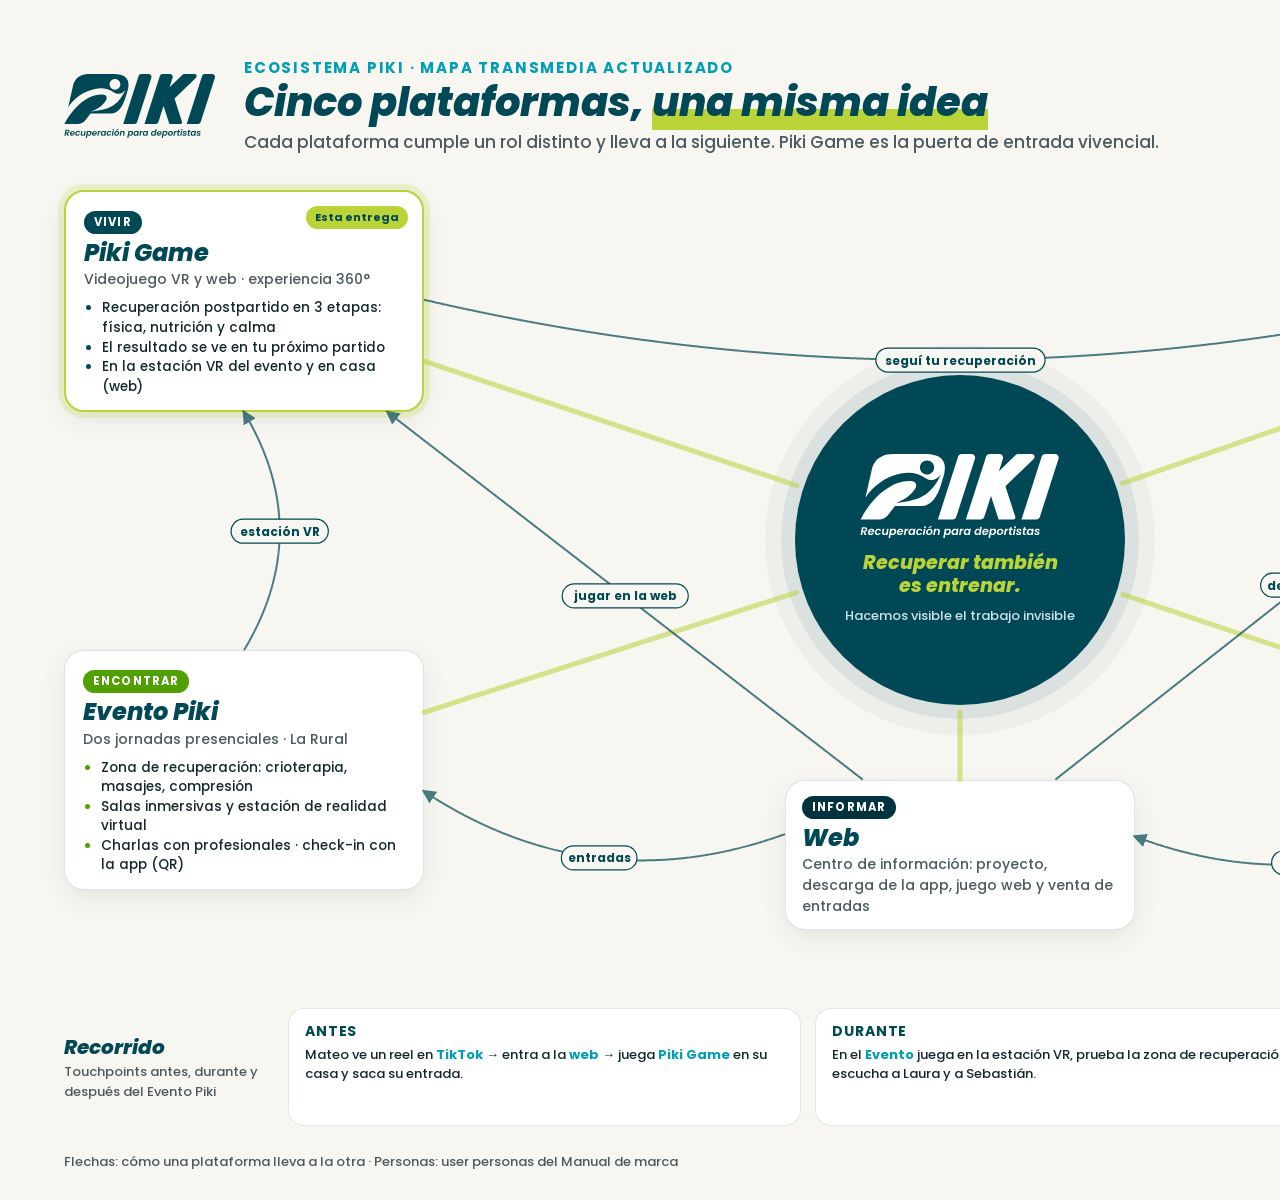
<file: docs/fuentes/G03_TIF_Piki_MapaTransmedia.html>
<!doctype html>
<html lang="es">
<head>
<meta charset="utf-8">
<title>Piki · Mapa transmedia</title>
<link rel="stylesheet" href="diagrama-base.css">
<style>
  .map { position: absolute; left: 64px; right: 64px; top: 190px; height: 700px; }
  .core { position: absolute; left: 50%; top: 50%; width: 330px; height: 330px; margin: -165px 0 0 -165px; border-radius: 50%;
          background: var(--petroleo); color: #fff; display: flex; flex-direction: column; align-items: center; justify-content: center; text-align: center; z-index: 3;
          box-shadow: 0 0 0 14px rgba(0,72,86,.08), 0 0 0 30px rgba(0,72,86,.04); }
  .core img { width: 200px; }
  .core p { margin-top: 14px; font-size: 19px; font-weight: 800; font-style: italic; color: var(--lima); line-height: 1.2; }
  .core small { margin-top: 8px; font-size: 13px; color: #CFE3E7; }
  .pf { position: absolute; z-index: 3; width: 360px; border-radius: 20px; background: #fff; border: 1.5px solid rgba(0,72,86,.14); padding: 16px 18px 14px; box-shadow: 0 8px 24px rgba(0,51,62,.08); }
  .pf .tag { display: inline-block; font-size: 11.5px; font-weight: 700; letter-spacing: .1em; color: #fff; background: var(--c); border-radius: 999px; padding: 3px 10px; }
  .pf h3 { font-size: 24px; font-weight: 800; font-style: italic; color: var(--petroleo); margin-top: 6px; line-height: 1.1; }
  .pf .role { font-size: 14px; color: var(--ink2); margin-top: 3px; }
  .pf ul { margin: 8px 0 0; padding-left: 18px; font-size: 13.5px; line-height: 1.45; }
  .pf li::marker { color: var(--c); }
  .pf.game { border: 2.5px solid var(--lima); box-shadow: 0 0 0 6px rgba(185,211,57,.2), 0 8px 24px rgba(0,51,62,.08); }
  .pf.game .you { position: absolute; right: 14px; top: 14px; font-size: 11px; font-weight: 700; color: var(--petroleo); background: var(--lima); border-radius: 999px; padding: 3px 9px; }
  .time { position: absolute; left: 64px; right: 64px; bottom: 74px; height: 118px; display: grid; grid-template-columns: 210px repeat(3, 1fr); gap: 14px; }
  .time .lbl { display: flex; flex-direction: column; justify-content: center; }
  .time .lbl b { font-size: 20px; font-weight: 800; font-style: italic; color: var(--petroleo); }
  .time .lbl span { font-size: 13px; color: var(--ink2); }
  .ph { border-radius: 16px; background: #fff; border: 1.5px solid rgba(0,72,86,.12); padding: 12px 16px; }
  .ph b { display: block; font-size: 14px; color: var(--petroleo); letter-spacing: .06em; }
  .ph p { font-size: 13px; line-height: 1.45; margin-top: 4px; }
  .ph p em { font-style: normal; font-weight: 700; color: var(--celeste); }
  .users { position: absolute; right: 64px; top: 64px; display: flex; gap: 10px; }
  .u { font-size: 12.5px; background: #fff; border: 1.5px solid rgba(0,72,86,.14); border-radius: 12px; padding: 6px 10px; line-height: 1.25; }
  .u b { display: block; font-size: 13.5px; color: var(--petroleo); }
</style>
</head>
<body>
<div class="sheet" id="sheet">
  <div class="head">
    <img src="piki-isologo-petroleo.svg" alt="Piki">
    <div>
      <div class="eyebrow">Ecosistema Piki · Mapa transmedia actualizado</div>
      <h1>Cinco plataformas, <em>una misma idea</em></h1>
      <p>Cada plataforma cumple un rol distinto y lleva a la siguiente. Piki Game es la puerta de entrada vivencial.</p>
    </div>
  </div>
  <div class="users">
    <div class="u"><b>Mateo, 18</b>Deportista · fútbol</div>
    <div class="u"><b>Martín, 38</b>Entrenador</div>
    <div class="u"><b>Laura, 25</b>Kinesióloga</div>
    <div class="u"><b>Sebastián, 38</b>Psicólogo deportivo</div>
  </div>

  <div class="map" id="map">
    <div class="core" id="core">
      <img src="piki-isologo-blanco.svg" alt="Piki">
      <p>Recuperar también<br>es entrenar.</p>
      <small>Hacemos visible el trabajo invisible</small>
    </div>

    <div class="pf game" id="game" style="--c: var(--petroleo); left: 0; top: 0">
      <span class="you">Esta entrega</span>
      <span class="tag">VIVIR</span><h3>Piki Game</h3><div class="role">Videojuego VR y web · experiencia 360°</div>
      <ul><li>Recuperación postpartido en 3 etapas: física, nutrición y calma</li><li>El resultado se ve en tu próximo partido</li><li>En la estación VR del evento y en casa (web)</li></ul>
    </div>
    <div class="pf" id="app" style="--c: var(--celeste); right: 0; top: 0">
      <span class="tag">ACOMPAÑAR</span><h3>Piki App</h3><div class="role">Acompañamiento diario del deportista</div>
      <ul><li>Check-in diario, mapa corporal y batería del día</li><li>Contenidos validados por profesionales</li><li>Planificación y seguimiento del progreso</li></ul>
    </div>
    <div class="pf" id="evento" style="--c: var(--verde); left: 0; bottom: 0">
      <span class="tag">ENCONTRAR</span><h3>Evento Piki</h3><div class="role">Dos jornadas presenciales · La Rural</div>
      <ul><li>Zona de recuperación: crioterapia, masajes, compresión</li><li>Salas inmersivas y estación de realidad virtual</li><li>Charlas con profesionales · check-in con la app (QR)</li></ul>
    </div>
    <div class="pf" id="redes" style="--c: #C13584; right: 0; bottom: 0">
      <span class="tag">CONVOCAR</span><h3>Redes</h3><div class="role">Instagram (principal) y TikTok (alcance)</div>
      <ul><li>Antes: expectativa, cuenta regresiva y consejos</li><li>Durante: historias y videos en vivo</li><li>Después: resúmenes, gameplay y contenido educativo</li></ul>
    </div>
    <div class="pf" id="web" style="--c: var(--abismo); left: 50%; margin-left: -180px; top: -6px; width: 360px; display: none"></div>
    <div class="pf" id="webb" style="--c: var(--abismo); left: 50%; margin-left: -175px; bottom: -40px; width: 350px; padding: 12px 16px">
      <span class="tag">INFORMAR</span><h3>Web</h3><div class="role">Centro de información: proyecto, descarga de la app, juego web y venta de entradas</div>
    </div>
  </div>

  <div class="time">
    <div class="lbl"><b>Recorrido</b><span>Touchpoints antes, durante y después del Evento Piki</span></div>
    <div class="ph"><b>ANTES</b><p>Mateo ve un reel en <em>TikTok</em> → entra a la <em>web</em> → juega <em>Piki Game</em> en su casa y saca su entrada.</p></div>
    <div class="ph"><b>DURANTE</b><p>En el <em>Evento</em> juega en la estación VR, prueba la zona de recuperación y escucha a Laura y a Sebastián.</p></div>
    <div class="ph"><b>DESPUÉS</b><p>Sigue con la <em>Piki App</em> cada día; Martín ve su progreso y el equipo comparte la racha en <em>redes</em>.</p></div>
  </div>

  <svg class="wires" id="wires"></svg>
  <div class="foot"><div>Flechas: cómo una plataforma lleva a la otra · Personas: user personas del Manual de marca</div><div><b>G03</b> · TIF Diseño Multimedia y de Interacción · UADE 2026</div></div>
</div>
<script>
// [desde, hasta, etiqueta, curvatura]
const E = [
  ["redes", "webb", "link en bio", -0.25], ["webb", "evento", "entradas", -0.25], ["webb", "game", "jugar en la web", 0.0],
  ["webb", "app", "descargar", 0.0], ["evento", "game", "estación VR", 0.3], ["game", "app", "seguí tu recuperación", 0.12],
  ["app", "redes", "compartí tu racha", 0.3],
];
function box(id) { const r = document.getElementById(id).getBoundingClientRect(), s = document.getElementById("sheet").getBoundingClientRect(); return { x: r.left - s.left, y: r.top - s.top, w: r.width, h: r.height, cx: r.left - s.left + r.width / 2, cy: r.top - s.top + r.height / 2 }; }
function edgePoint(b, tx, ty) { // punto del borde del rectángulo en dirección al destino
  const dx = tx - b.cx, dy = ty - b.cy; const sx = (b.w / 2) / Math.abs(dx || 1e-6), sy = (b.h / 2) / Math.abs(dy || 1e-6); const k = Math.min(sx, sy);
  return [b.cx + dx * k, b.cy + dy * k];
}
function draw() {
  let out = `<defs><marker id="ar" viewBox="0 0 10 10" refX="8" refY="5" markerWidth="7" markerHeight="7" orient="auto-start-reverse"><path d="M0 0 L10 5 L0 10 z" fill="#004856"/></marker></defs>`;
  const core = box("core");
  for (const id of ["game", "app", "evento", "redes", "webb"]) { // radios desde el núcleo
    const b = box(id); const [x2, y2] = edgePoint(b, core.cx, core.cy); const ang = Math.atan2(y2 - core.cy, x2 - core.cx);
    const x1 = core.cx + Math.cos(ang) * 172, y1 = core.cy + Math.sin(ang) * 172;
    out += `<line x1="${x1}" y1="${y1}" x2="${x2}" y2="${y2}" stroke="#B9D339" stroke-width="5" stroke-linecap="round" opacity=".55"/>`;
  }
  for (const [a, b, label, bend] of E) {
    const A = box(a), B = box(b); const [x1, y1] = edgePoint(A, B.cx, B.cy), [x2, y2] = edgePoint(B, A.cx, A.cy);
    const mx = (x1 + x2) / 2, my = (y1 + y2) / 2, nx = -(y2 - y1), ny = x2 - x1; const cx = mx + nx * bend, cy = my + ny * bend;
    out += `<path d="M${x1} ${y1} Q${cx} ${cy} ${x2} ${y2}" fill="none" stroke="#004856" stroke-width="2" stroke-dasharray="1 0" opacity=".7" marker-end="url(#ar)"/>`;
    const lx = .25 * x1 + .5 * cx + .25 * x2, ly = .25 * y1 + .5 * cy + .25 * y2, w = label.length * 7.2 + 18;
    out += `<rect x="${lx - w / 2}" y="${ly - 12}" width="${w}" height="24" rx="12" fill="#F8F6F0" stroke="#004856" stroke-width="1.2"/><text x="${lx}" y="${ly + 4.5}" text-anchor="middle" font-family="Poppins" font-weight="700" font-size="12" fill="#004856">${label}</text>`;
  }
  document.getElementById("wires").innerHTML = out; document.body.dataset.ready = "1";
}
document.fonts.ready.then(() => requestAnimationFrame(draw));
</script>
</body>
</html>
</file>
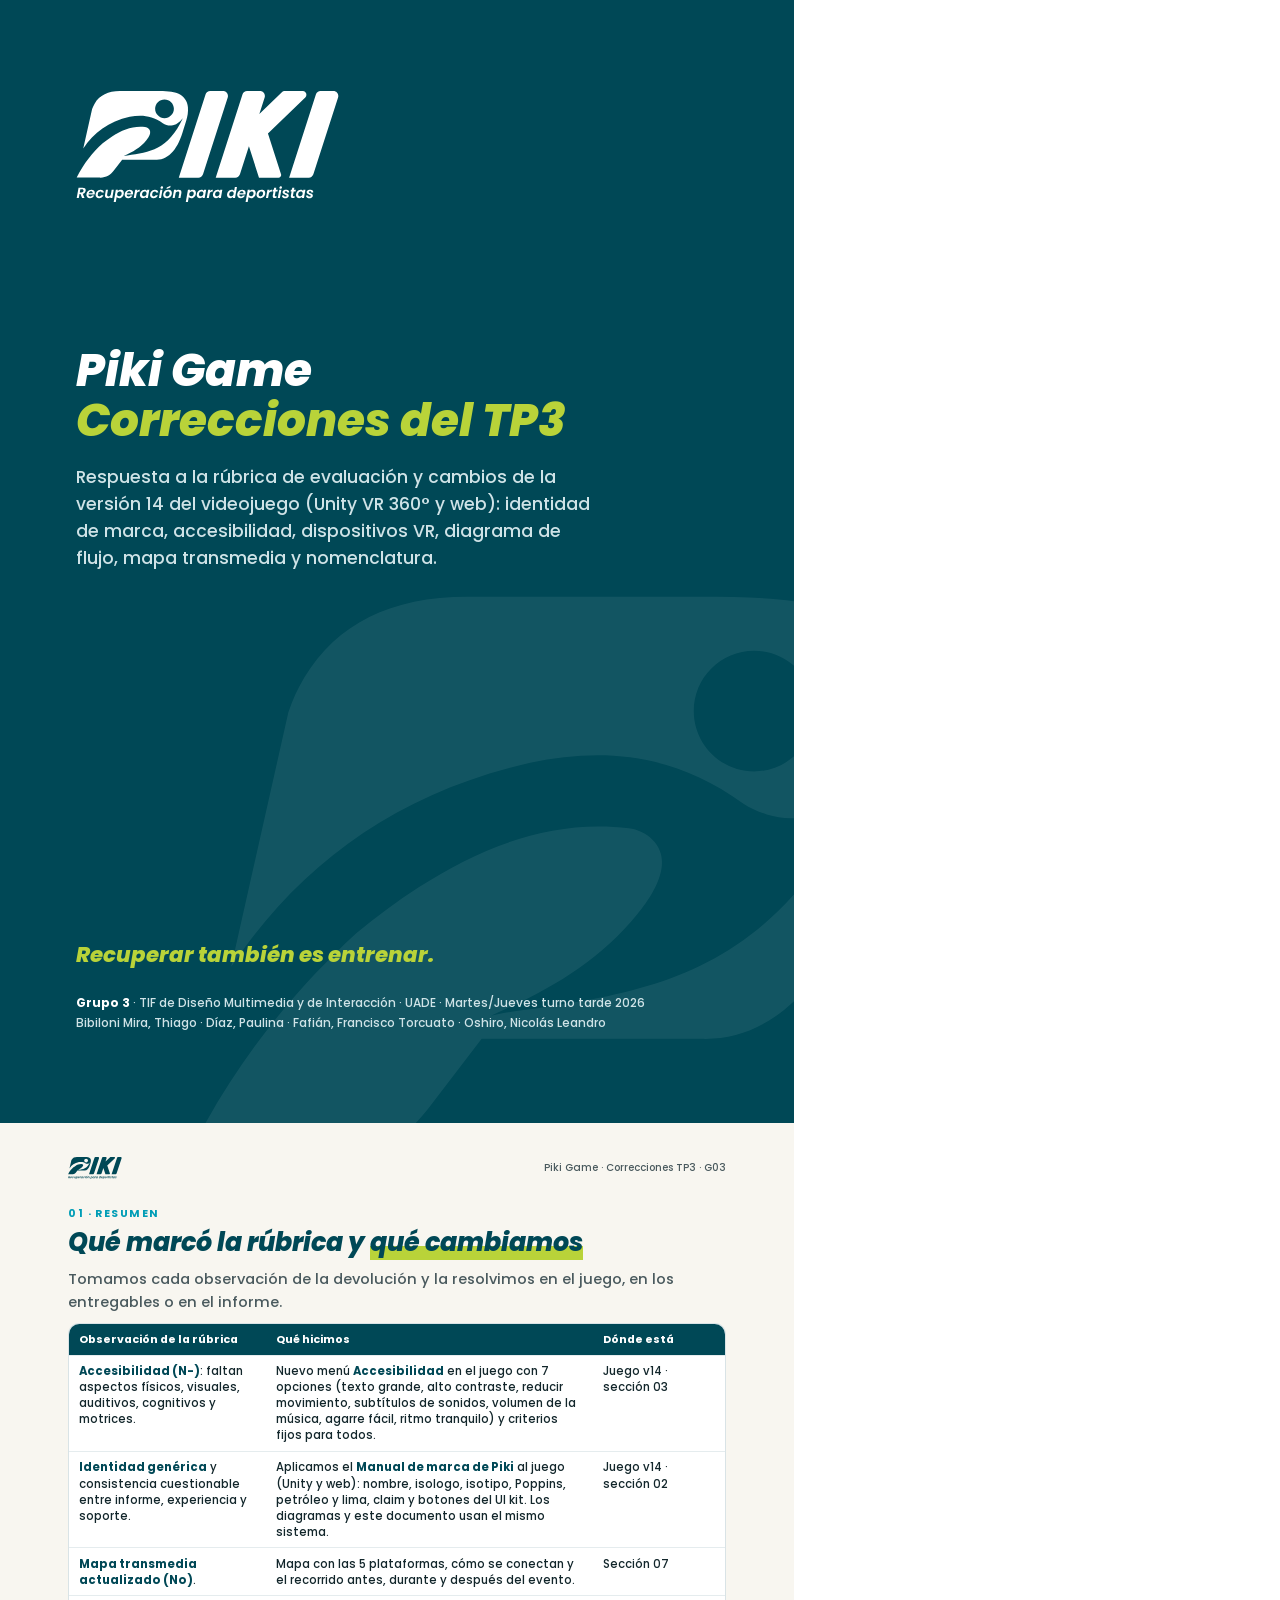
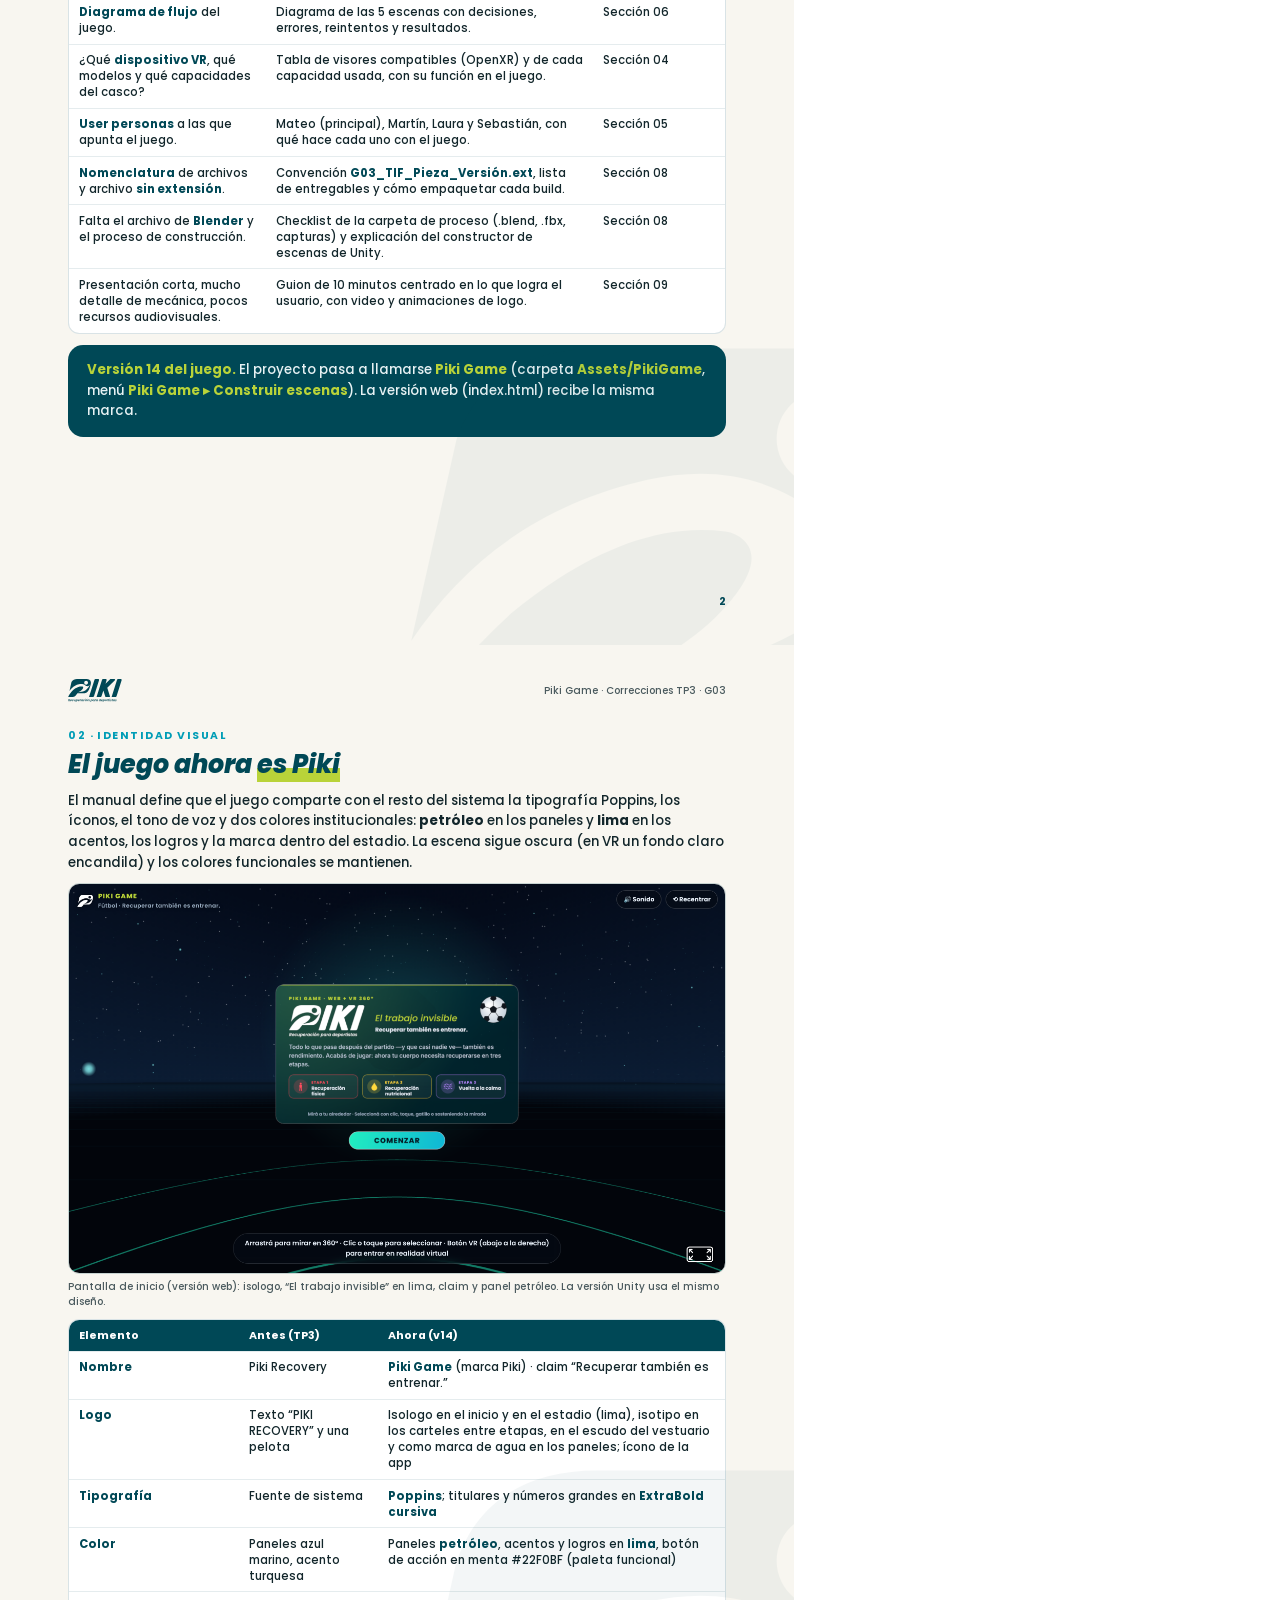
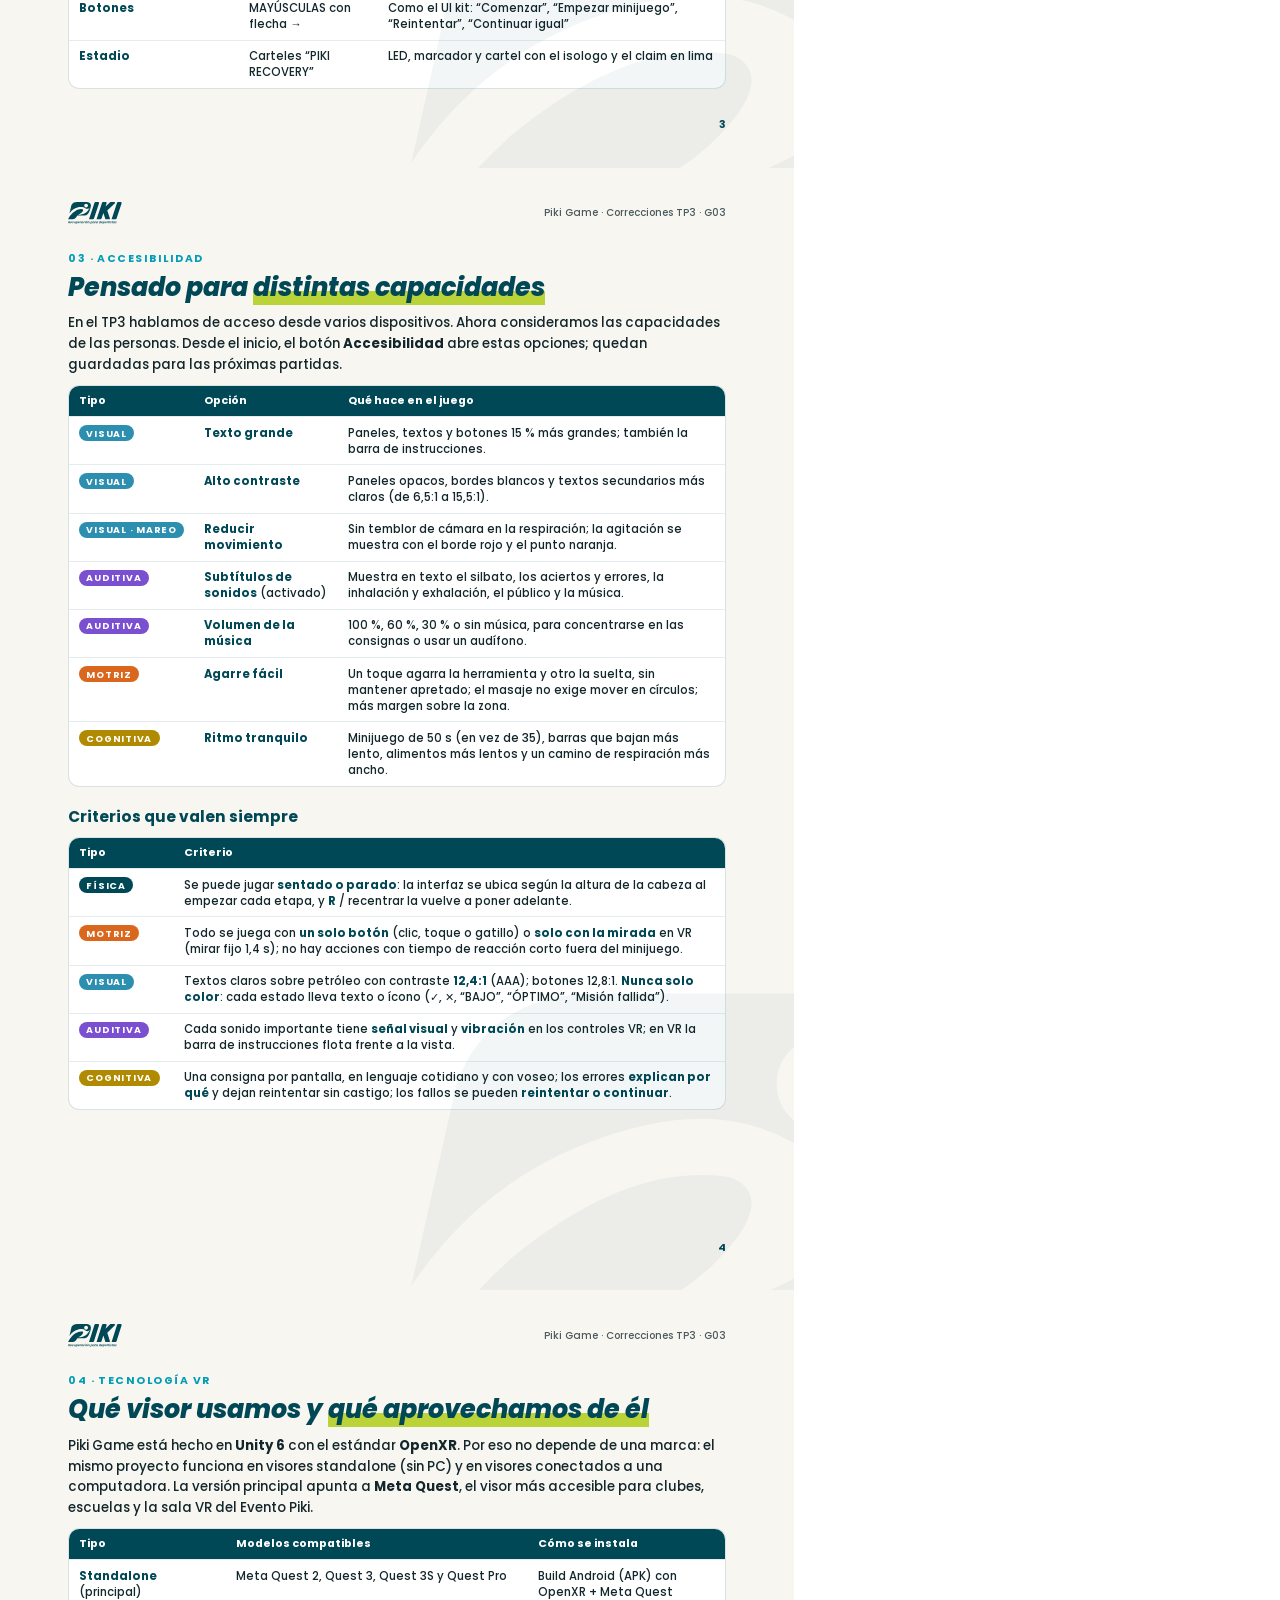
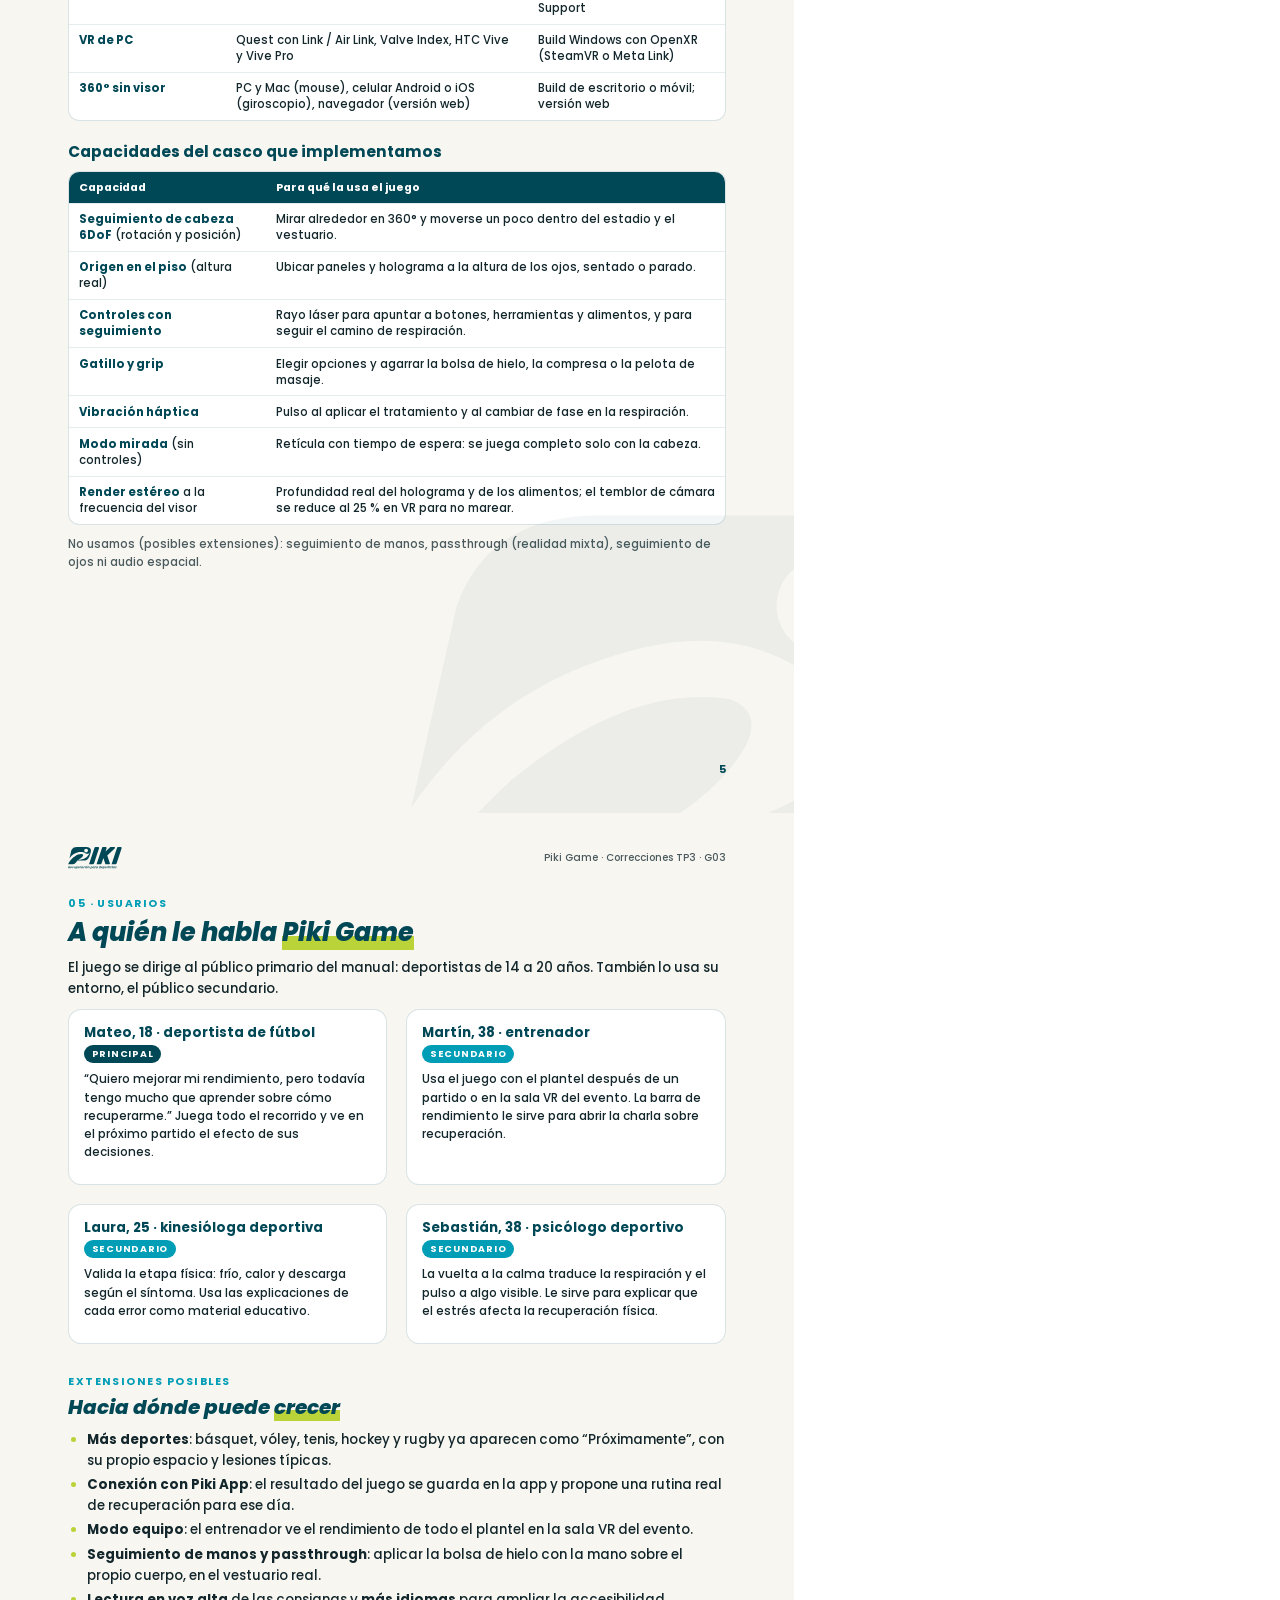
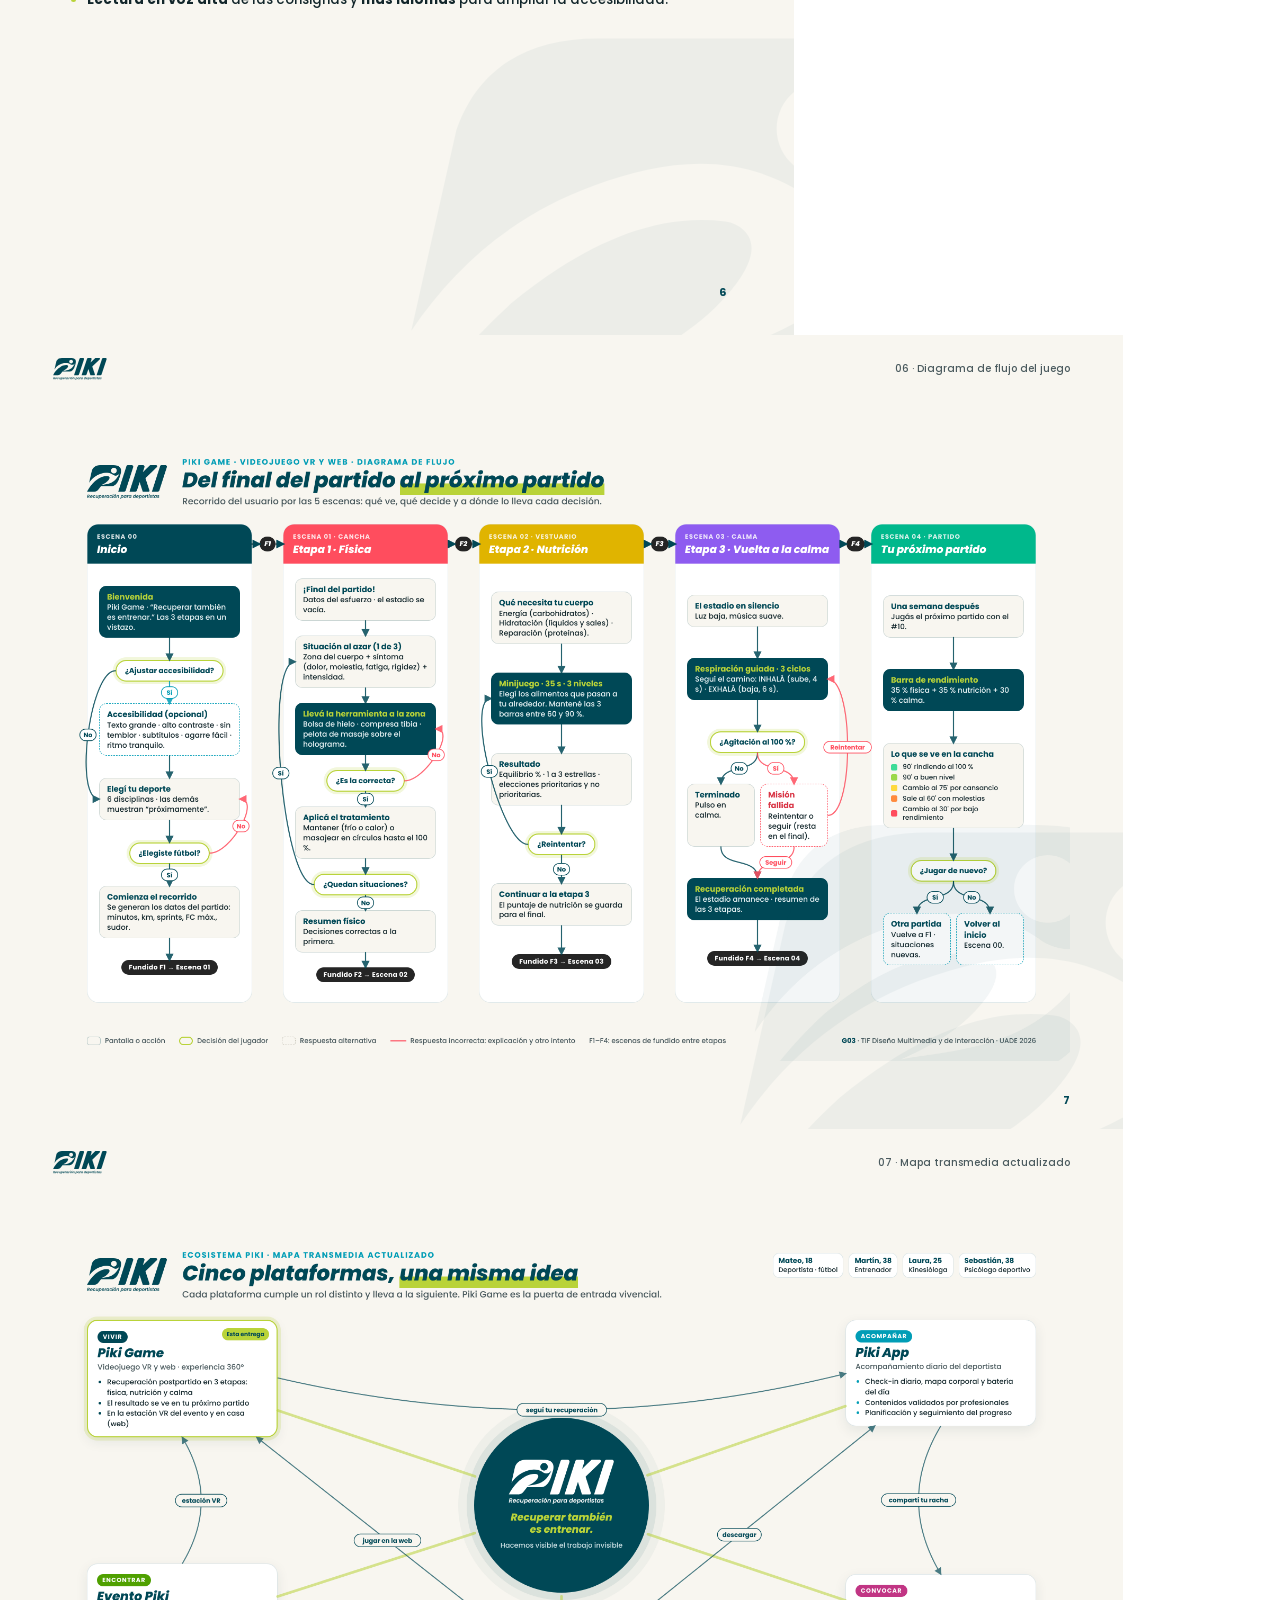
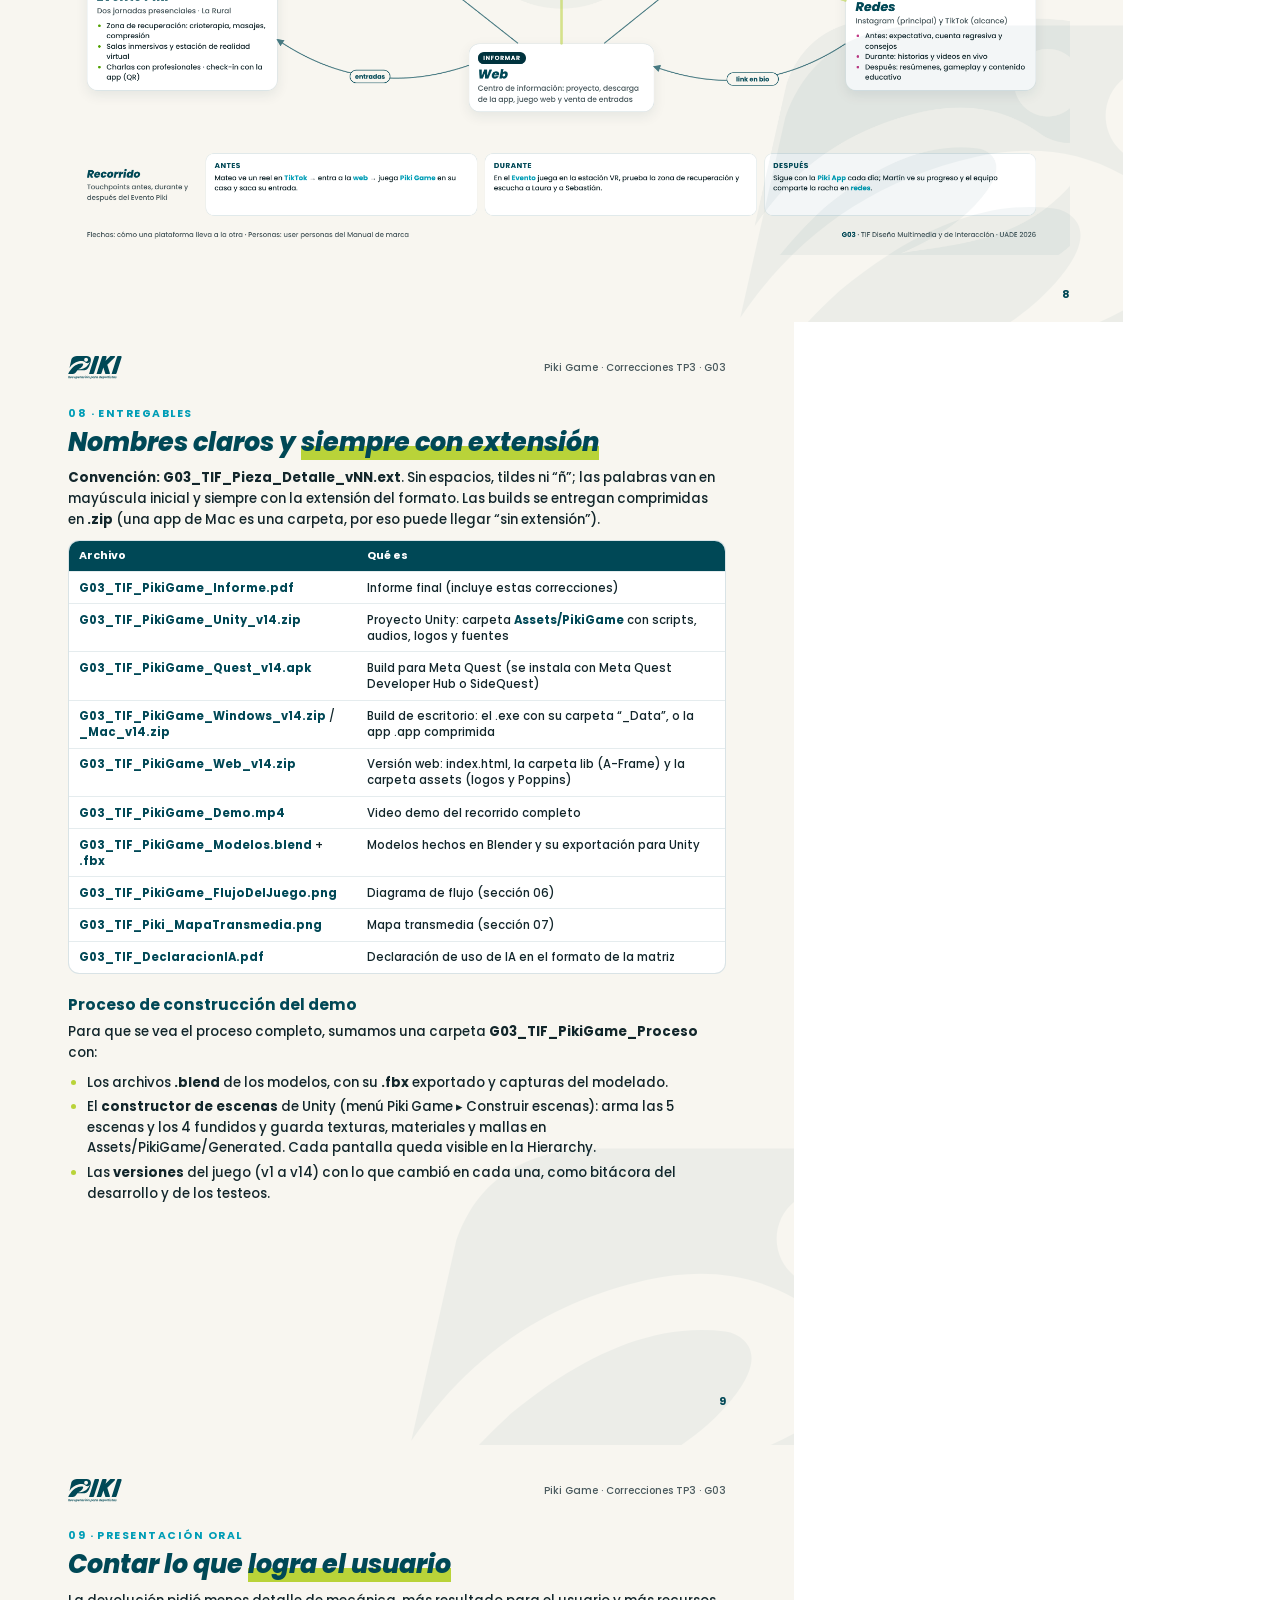
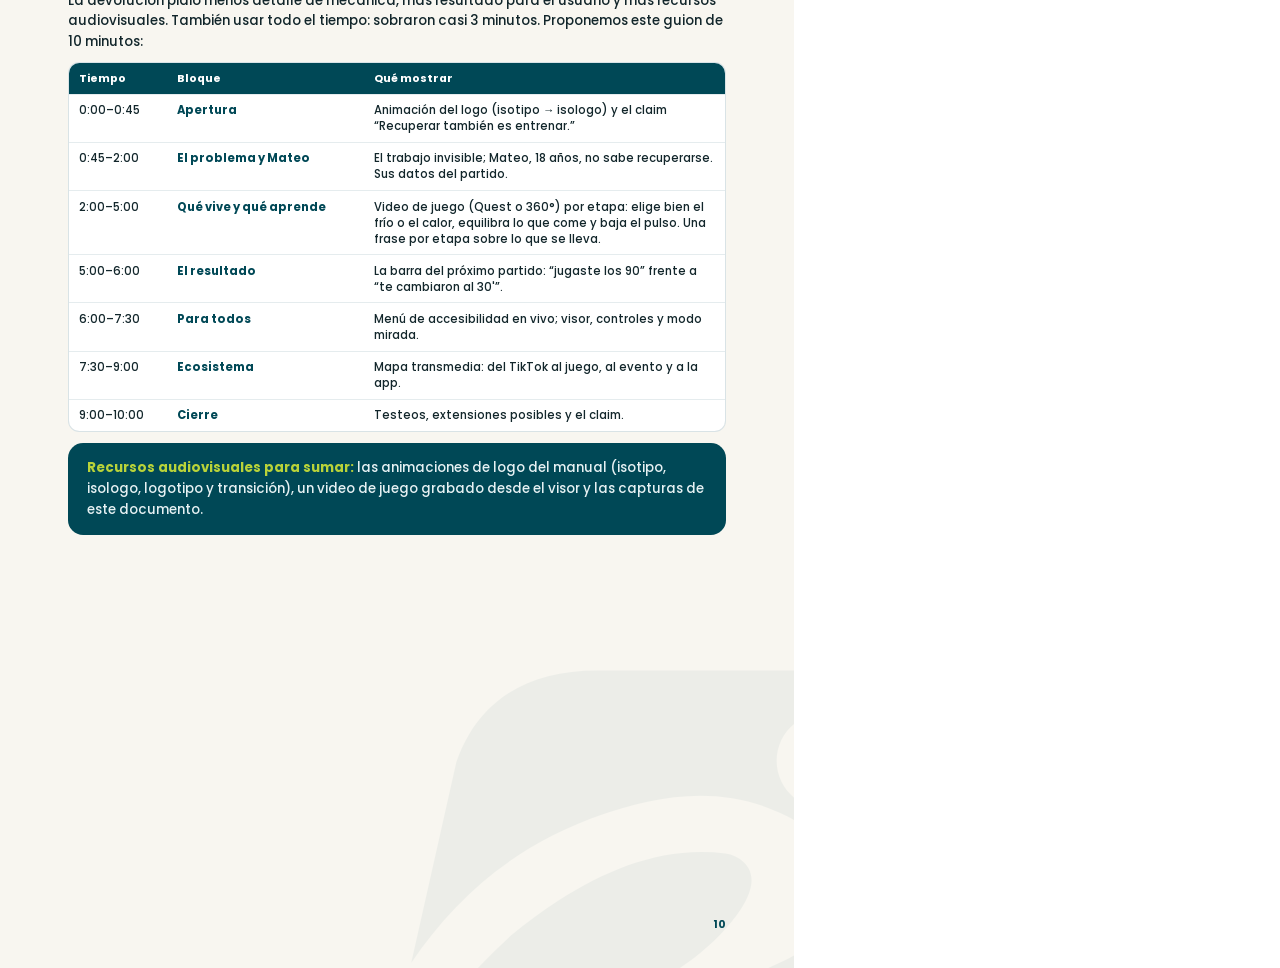
<file: docs/fuentes/G03_TIF_PikiGame_Correcciones.html>
<!doctype html>
<html lang="es">
<head>
<meta charset="utf-8">
<title>Piki Game · Correcciones TP3</title>
<style>
@font-face { font-family: "Poppins"; font-weight: 500; src: url("Poppins-Medium.ttf"); }
@font-face { font-family: "Poppins"; font-weight: 500; font-style: italic; src: url("Poppins-MediumItalic.ttf"); }
@font-face { font-family: "Poppins"; font-weight: 700; src: url("Poppins-Bold.ttf"); }
@font-face { font-family: "Poppins"; font-weight: 800; font-style: italic; src: url("Poppins-ExtraBoldItalic.ttf"); }
@page { size: A4; margin: 0; }
@page land { size: A4 landscape; margin: 0; }
:root { --petroleo: #004856; --abismo: #00333E; --celeste: #009DB6; --lima: #B9D339; --crema: #F8F6F0; --niebla: #DDDCD8; --ink: #12262B; --ink2: #4A5A5E; --rojo: #D93545; }
* { box-sizing: border-box; margin: 0; }
body { font-family: "Poppins", sans-serif; font-weight: 500; color: var(--ink); font-size: 10pt; line-height: 1.55; }
.page { position: relative; width: 210mm; height: 297mm; padding: 22mm 18mm 20mm; background: var(--crema); overflow: hidden; break-after: page; }
.page.land { page: land; width: 297mm; height: 210mm; padding: 14mm 14mm 12mm; }
.page::before { content: ""; position: absolute; right: -40mm; bottom: -40mm; width: 150mm; height: 120mm; opacity: .045; background: url("piki-isotipo-petroleo.svg") no-repeat center / contain; }
.run { position: absolute; top: 9mm; left: 18mm; right: 18mm; display: flex; justify-content: space-between; align-items: center; font-size: 7.5pt; color: var(--ink2); }
.run img { height: 6mm; }
.land .run { left: 14mm; right: 14mm; top: 6mm; }
.num { position: absolute; bottom: 9mm; right: 18mm; font-size: 8pt; font-weight: 700; color: var(--petroleo); }
.land .num { bottom: 5mm; right: 14mm; }
h1 { font-weight: 800; font-style: italic; color: var(--petroleo); font-size: 26pt; line-height: 1.1; }
h2 { font-weight: 800; font-style: italic; color: var(--petroleo); font-size: 19pt; line-height: 1.15; margin-bottom: 3mm; }
h2 em, h1 em { font-style: italic; background: linear-gradient(transparent 60%, var(--lima) 60%); }
h3 { font-weight: 700; color: var(--petroleo); font-size: 11.5pt; margin: 5mm 0 1.5mm; }
.eyebrow { font-size: 8pt; font-weight: 700; letter-spacing: .14em; text-transform: uppercase; color: var(--celeste); margin-bottom: 1.5mm; }
p { margin-bottom: 2.5mm; } p.lead { font-size: 11pt; color: var(--ink2); }
table { width: 100%; border-collapse: separate; border-spacing: 0; font-size: 8.6pt; line-height: 1.4; background: #fff; border-radius: 3mm; overflow: hidden; border: .3mm solid rgba(0,72,86,.15); margin: 2mm 0 3mm; }
th { background: var(--petroleo); color: #fff; text-align: left; font-weight: 700; padding: 2mm 2.6mm; font-size: 8.2pt; }
td { padding: 2mm 2.6mm; vertical-align: top; border-top: .25mm solid rgba(0,72,86,.1); }
td b { color: var(--petroleo); }
.tag { display: inline-block; font-size: 7pt; font-weight: 700; letter-spacing: .08em; padding: .4mm 2mm; border-radius: 9mm; color: #fff; background: var(--celeste); white-space: nowrap; }
.tag.v { background: #2C8FB0; } .tag.a { background: #7A4FD0; } .tag.m { background: #D9681E; } .tag.c { background: #B08A00; } .tag.f { background: var(--petroleo); }
.ok { color: #2E7D00; font-weight: 700; }
ul { padding-left: 5mm; margin-bottom: 2.5mm; } li { margin-bottom: 1mm; } li::marker { color: var(--lima); }
.callout { background: var(--petroleo); color: #E6F1F3; border-radius: 4mm; padding: 4mm 5mm; margin: 3mm 0; }
.callout b { color: var(--lima); }
.grid2 { display: grid; grid-template-columns: 1fr 1fr; gap: 5mm; }
.card { background: #fff; border: .3mm solid rgba(0,72,86,.15); border-radius: 3.5mm; padding: 3.5mm 4mm; font-size: 8.8pt; }
.card b.t { display: block; font-size: 10pt; color: var(--petroleo); }
.shot { width: 100%; border-radius: 3mm; display: block; border: .3mm solid rgba(0,72,86,.2); }
.cap { font-size: 7.5pt; color: var(--ink2); margin-top: 1.2mm; }
.full { width: 100%; height: 178mm; object-fit: contain; display: block; margin-top: 5mm; border-radius: 2mm; }
/* portada */
.cover { background: var(--petroleo); color: #fff; padding: 0; }
.cover::before { opacity: .07; background-image: url("piki-isotipo-blanco.svg"); right: -30mm; bottom: -10mm; width: 190mm; height: 150mm; }
.cover .in { position: absolute; inset: 24mm 20mm; display: flex; flex-direction: column; }
.cover .logo { width: 70mm; }
.cover h1 { color: #fff; font-size: 34pt; margin-top: 38mm; }
.cover h1 em { color: var(--lima); background: none; }
.cover .sub { font-size: 13pt; color: #CFE3E7; margin-top: 5mm; max-width: 140mm; }
.cover .claim { margin-top: auto; font-weight: 800; font-style: italic; font-size: 16pt; color: var(--lima); }
.cover .meta { margin-top: 6mm; font-size: 9pt; color: #CFE3E7; line-height: 1.6; }
.cover .meta b { color: #fff; }
</style>
</head>
<body>

<!-- PORTADA -->
<section class="page cover">
  <div class="in">
    <img class="logo" src="piki-isologo-blanco.svg" alt="Piki">
    <h1>Piki Game<br><em>Correcciones del TP3</em></h1>
    <p class="sub">Respuesta a la rúbrica de evaluación y cambios de la versión 14 del videojuego (Unity VR 360° y web): identidad de marca, accesibilidad, dispositivos VR, diagrama de flujo, mapa transmedia y nomenclatura.</p>
    <div class="claim">Recuperar también es entrenar.</div>
    <div class="meta"><b>Grupo 3</b> · TIF de Diseño Multimedia y de Interacción · UADE · Martes/Jueves turno tarde 2026<br>
      Bibiloni Mira, Thiago · Díaz, Paulina · Fafián, Francisco Torcuato · Oshiro, Nicolás Leandro</div>
  </div>
</section>

<!-- 1. RESUMEN -->
<section class="page">
  <div class="run"><img src="piki-isologo-petroleo.svg" alt=""><span>Piki Game · Correcciones TP3 · G03</span></div>
  <div class="eyebrow">01 · Resumen</div>
  <h2>Qué marcó la rúbrica y <em>qué cambiamos</em></h2>
  <p class="lead">Tomamos cada observación de la devolución y la resolvimos en el juego, en los entregables o en el informe.</p>
  <table>
    <tr><th style="width:30%">Observación de la rúbrica</th><th>Qué hicimos</th><th style="width:20%">Dónde está</th></tr>
    <tr><td><b>Accesibilidad (N-)</b>: faltan aspectos físicos, visuales, auditivos, cognitivos y motrices.</td><td>Nuevo menú <b>Accesibilidad</b> en el juego con 7 opciones (texto grande, alto contraste, reducir movimiento, subtítulos de sonidos, volumen de la música, agarre fácil, ritmo tranquilo) y criterios fijos para todos.</td><td>Juego v14 · sección 03</td></tr>
    <tr><td><b>Identidad genérica</b> y consistencia cuestionable entre informe, experiencia y soporte.</td><td>Aplicamos el <b>Manual de marca de Piki</b> al juego (Unity y web): nombre, isologo, isotipo, Poppins, petróleo y lima, claim y botones del UI kit. Los diagramas y este documento usan el mismo sistema.</td><td>Juego v14 · sección 02</td></tr>
    <tr><td><b>Mapa transmedia actualizado (No)</b>.</td><td>Mapa con las 5 plataformas, cómo se conectan y el recorrido antes, durante y después del evento.</td><td>Sección 07</td></tr>
    <tr><td><b>Diagrama de flujo</b> del juego.</td><td>Diagrama de las 5 escenas con decisiones, errores, reintentos y resultados.</td><td>Sección 06</td></tr>
    <tr><td>¿Qué <b>dispositivo VR</b>, qué modelos y qué capacidades del casco?</td><td>Tabla de visores compatibles (OpenXR) y de cada capacidad usada, con su función en el juego.</td><td>Sección 04</td></tr>
    <tr><td><b>User personas</b> a las que apunta el juego.</td><td>Mateo (principal), Martín, Laura y Sebastián, con qué hace cada uno con el juego.</td><td>Sección 05</td></tr>
    <tr><td><b>Nomenclatura</b> de archivos y archivo <b>sin extensión</b>.</td><td>Convención <b>G03_TIF_Pieza_Versión.ext</b>, lista de entregables y cómo empaquetar cada build.</td><td>Sección 08</td></tr>
    <tr><td>Falta el archivo de <b>Blender</b> y el proceso de construcción.</td><td>Checklist de la carpeta de proceso (.blend, .fbx, capturas) y explicación del constructor de escenas de Unity.</td><td>Sección 08</td></tr>
    <tr><td>Presentación corta, mucho detalle de mecánica, pocos recursos audiovisuales.</td><td>Guion de 10 minutos centrado en lo que logra el usuario, con video y animaciones de logo.</td><td>Sección 09</td></tr>
  </table>
  <div class="callout"><b>Versión 14 del juego.</b> El proyecto pasa a llamarse <b>Piki Game</b> (carpeta <b>Assets/PikiGame</b>, menú <b>Piki Game ▸ Construir escenas</b>). La versión web (index.html) recibe la misma marca.</div>
  <div class="num">2</div>
</section>

<!-- 2. IDENTIDAD -->
<section class="page">
  <div class="run"><img src="piki-isologo-petroleo.svg" alt=""><span>Piki Game · Correcciones TP3 · G03</span></div>
  <div class="eyebrow">02 · Identidad visual</div>
  <h2>El juego ahora <em>es Piki</em></h2>
  <p>El manual define que el juego comparte con el resto del sistema la tipografía Poppins, los íconos, el tono de voz y dos colores institucionales: <b>petróleo</b> en los paneles y <b>lima</b> en los acentos, los logros y la marca dentro del estadio. La escena sigue oscura (en VR un fondo claro encandila) y los colores funcionales se mantienen.</p>
  <img class="shot" src="../capturas/G03_TIF_PikiGame_Web_Inicio.png" alt="Pantalla de inicio">
  <p class="cap">Pantalla de inicio (versión web): isologo, “El trabajo invisible” en lima, claim y panel petróleo. La versión Unity usa el mismo diseño.</p>
  <table>
    <tr><th style="width:26%">Elemento</th><th>Antes (TP3)</th><th>Ahora (v14)</th></tr>
    <tr><td><b>Nombre</b></td><td>Piki Recovery</td><td><b>Piki Game</b> (marca Piki) · claim “Recuperar también es entrenar.”</td></tr>
    <tr><td><b>Logo</b></td><td>Texto “PIKI RECOVERY” y una pelota</td><td>Isologo en el inicio y en el estadio (lima), isotipo en los carteles entre etapas, en el escudo del vestuario y como marca de agua en los paneles; ícono de la app</td></tr>
    <tr><td><b>Tipografía</b></td><td>Fuente de sistema</td><td><b>Poppins</b>; titulares y números grandes en <b>ExtraBold cursiva</b></td></tr>
    <tr><td><b>Color</b></td><td>Paneles azul marino, acento turquesa</td><td>Paneles <b>petróleo</b>, acentos y logros en <b>lima</b>, botón de acción en menta #22F0BF (paleta funcional)</td></tr>
    <tr><td><b>Botones</b></td><td>MAYÚSCULAS con flecha →</td><td>Como el UI kit: “Comenzar”, “Empezar minijuego”, “Reintentar”, “Continuar igual”</td></tr>
    <tr><td><b>Estadio</b></td><td>Carteles “PIKI RECOVERY”</td><td>LED, marcador y cartel con el isologo y el claim en lima</td></tr>
  </table>
  <div class="num">3</div>
</section>

<!-- 3. ACCESIBILIDAD -->
<section class="page">
  <div class="run"><img src="piki-isologo-petroleo.svg" alt=""><span>Piki Game · Correcciones TP3 · G03</span></div>
  <div class="eyebrow">03 · Accesibilidad</div>
  <h2>Pensado para <em>distintas capacidades</em></h2>
  <p>En el TP3 hablamos de acceso desde varios dispositivos. Ahora consideramos las capacidades de las personas. Desde el inicio, el botón <b>Accesibilidad</b> abre estas opciones; quedan guardadas para las próximas partidas.</p>
  <table>
    <tr><th style="width:16%">Tipo</th><th style="width:22%">Opción</th><th>Qué hace en el juego</th></tr>
    <tr><td><span class="tag v">VISUAL</span></td><td><b>Texto grande</b></td><td>Paneles, textos y botones 15 % más grandes; también la barra de instrucciones.</td></tr>
    <tr><td><span class="tag v">VISUAL</span></td><td><b>Alto contraste</b></td><td>Paneles opacos, bordes blancos y textos secundarios más claros (de 6,5:1 a 15,5:1).</td></tr>
    <tr><td><span class="tag v">VISUAL · MAREO</span></td><td><b>Reducir movimiento</b></td><td>Sin temblor de cámara en la respiración; la agitación se muestra con el borde rojo y el punto naranja.</td></tr>
    <tr><td><span class="tag a">AUDITIVA</span></td><td><b>Subtítulos de sonidos</b> (activado)</td><td>Muestra en texto el silbato, los aciertos y errores, la inhalación y exhalación, el público y la música.</td></tr>
    <tr><td><span class="tag a">AUDITIVA</span></td><td><b>Volumen de la música</b></td><td>100 %, 60 %, 30 % o sin música, para concentrarse en las consignas o usar un audífono.</td></tr>
    <tr><td><span class="tag m">MOTRIZ</span></td><td><b>Agarre fácil</b></td><td>Un toque agarra la herramienta y otro la suelta, sin mantener apretado; el masaje no exige mover en círculos; más margen sobre la zona.</td></tr>
    <tr><td><span class="tag c">COGNITIVA</span></td><td><b>Ritmo tranquilo</b></td><td>Minijuego de 50 s (en vez de 35), barras que bajan más lento, alimentos más lentos y un camino de respiración más ancho.</td></tr>
  </table>
  <h3>Criterios que valen siempre</h3>
  <table>
    <tr><th style="width:16%">Tipo</th><th>Criterio</th></tr>
    <tr><td><span class="tag f">FÍSICA</span></td><td>Se puede jugar <b>sentado o parado</b>: la interfaz se ubica según la altura de la cabeza al empezar cada etapa, y <b>R</b> / recentrar la vuelve a poner adelante.</td></tr>
    <tr><td><span class="tag m">MOTRIZ</span></td><td>Todo se juega con <b>un solo botón</b> (clic, toque o gatillo) o <b>solo con la mirada</b> en VR (mirar fijo 1,4 s); no hay acciones con tiempo de reacción corto fuera del minijuego.</td></tr>
    <tr><td><span class="tag v">VISUAL</span></td><td>Textos claros sobre petróleo con contraste <b>12,4:1</b> (AAA); botones 12,8:1. <b>Nunca solo color</b>: cada estado lleva texto o ícono (✓, ✕, “BAJO”, “ÓPTIMO”, “Misión fallida”).</td></tr>
    <tr><td><span class="tag a">AUDITIVA</span></td><td>Cada sonido importante tiene <b>señal visual</b> y <b>vibración</b> en los controles VR; en VR la barra de instrucciones flota frente a la vista.</td></tr>
    <tr><td><span class="tag c">COGNITIVA</span></td><td>Una consigna por pantalla, en lenguaje cotidiano y con voseo; los errores <b>explican por qué</b> y dejan reintentar sin castigo; los fallos se pueden <b>reintentar o continuar</b>.</td></tr>
  </table>
  <div class="num">4</div>
</section>

<!-- 4. DISPOSITIVOS -->
<section class="page">
  <div class="run"><img src="piki-isologo-petroleo.svg" alt=""><span>Piki Game · Correcciones TP3 · G03</span></div>
  <div class="eyebrow">04 · Tecnología VR</div>
  <h2>Qué visor usamos y <em>qué aprovechamos de él</em></h2>
  <p>Piki Game está hecho en <b>Unity 6</b> con el estándar <b>OpenXR</b>. Por eso no depende de una marca: el mismo proyecto funciona en visores standalone (sin PC) y en visores conectados a una computadora. La versión principal apunta a <b>Meta Quest</b>, el visor más accesible para clubes, escuelas y la sala VR del Evento Piki.</p>
  <table>
    <tr><th style="width:24%">Tipo</th><th>Modelos compatibles</th><th style="width:30%">Cómo se instala</th></tr>
    <tr><td><b>Standalone</b> (principal)</td><td>Meta Quest 2, Quest 3, Quest 3S y Quest Pro</td><td>Build Android (APK) con OpenXR + Meta Quest Support</td></tr>
    <tr><td><b>VR de PC</b></td><td>Quest con Link / Air Link, Valve Index, HTC Vive y Vive Pro</td><td>Build Windows con OpenXR (SteamVR o Meta Link)</td></tr>
    <tr><td><b>360° sin visor</b></td><td>PC y Mac (mouse), celular Android o iOS (giroscopio), navegador (versión web)</td><td>Build de escritorio o móvil; versión web</td></tr>
  </table>
  <h3>Capacidades del casco que implementamos</h3>
  <table>
    <tr><th style="width:30%">Capacidad</th><th>Para qué la usa el juego</th></tr>
    <tr><td><b>Seguimiento de cabeza 6DoF</b> (rotación y posición)</td><td>Mirar alrededor en 360° y moverse un poco dentro del estadio y el vestuario.</td></tr>
    <tr><td><b>Origen en el piso</b> (altura real)</td><td>Ubicar paneles y holograma a la altura de los ojos, sentado o parado.</td></tr>
    <tr><td><b>Controles con seguimiento</b></td><td>Rayo láser para apuntar a botones, herramientas y alimentos, y para seguir el camino de respiración.</td></tr>
    <tr><td><b>Gatillo y grip</b></td><td>Elegir opciones y agarrar la bolsa de hielo, la compresa o la pelota de masaje.</td></tr>
    <tr><td><b>Vibración háptica</b></td><td>Pulso al aplicar el tratamiento y al cambiar de fase en la respiración.</td></tr>
    <tr><td><b>Modo mirada</b> (sin controles)</td><td>Retícula con tiempo de espera: se juega completo solo con la cabeza.</td></tr>
    <tr><td><b>Render estéreo</b> a la frecuencia del visor</td><td>Profundidad real del holograma y de los alimentos; el temblor de cámara se reduce al 25 % en VR para no marear.</td></tr>
  </table>
  <p style="font-size:8.6pt;color:var(--ink2)">No usamos (posibles extensiones): seguimiento de manos, passthrough (realidad mixta), seguimiento de ojos ni audio espacial.</p>
  <div class="num">5</div>
</section>

<!-- 5. PERSONAS + EXTENSIONES -->
<section class="page">
  <div class="run"><img src="piki-isologo-petroleo.svg" alt=""><span>Piki Game · Correcciones TP3 · G03</span></div>
  <div class="eyebrow">05 · Usuarios</div>
  <h2>A quién le habla <em>Piki Game</em></h2>
  <p>El juego se dirige al público primario del manual: deportistas de 14 a 20 años. También lo usa su entorno, el público secundario.</p>
  <div class="grid2">
    <div class="card"><b class="t">Mateo, 18 · deportista de fútbol</b><span class="tag f">PRINCIPAL</span><p style="margin-top:2mm">“Quiero mejorar mi rendimiento, pero todavía tengo mucho que aprender sobre cómo recuperarme.” Juega todo el recorrido y ve en el próximo partido el efecto de sus decisiones.</p></div>
    <div class="card"><b class="t">Martín, 38 · entrenador</b><span class="tag">SECUNDARIO</span><p style="margin-top:2mm">Usa el juego con el plantel después de un partido o en la sala VR del evento. La barra de rendimiento le sirve para abrir la charla sobre recuperación.</p></div>
    <div class="card"><b class="t">Laura, 25 · kinesióloga deportiva</b><span class="tag">SECUNDARIO</span><p style="margin-top:2mm">Valida la etapa física: frío, calor y descarga según el síntoma. Usa las explicaciones de cada error como material educativo.</p></div>
    <div class="card"><b class="t">Sebastián, 38 · psicólogo deportivo</b><span class="tag">SECUNDARIO</span><p style="margin-top:2mm">La vuelta a la calma traduce la respiración y el pulso a algo visible. Le sirve para explicar que el estrés afecta la recuperación física.</p></div>
  </div>
  <div class="eyebrow" style="margin-top:8mm">Extensiones posibles</div>
  <h2 style="font-size:15pt">Hacia dónde puede <em>crecer</em></h2>
  <ul>
    <li><b>Más deportes</b>: básquet, vóley, tenis, hockey y rugby ya aparecen como “Próximamente”, con su propio espacio y lesiones típicas.</li>
    <li><b>Conexión con Piki App</b>: el resultado del juego se guarda en la app y propone una rutina real de recuperación para ese día.</li>
    <li><b>Modo equipo</b>: el entrenador ve el rendimiento de todo el plantel en la sala VR del evento.</li>
    <li><b>Seguimiento de manos y passthrough</b>: aplicar la bolsa de hielo con la mano sobre el propio cuerpo, en el vestuario real.</li>
    <li><b>Lectura en voz alta</b> de las consignas y <b>más idiomas</b> para ampliar la accesibilidad.</li>
  </ul>
  <div class="num">6</div>
</section>

<!-- 6. FLUJO -->
<section class="page land">
  <div class="run"><img src="piki-isologo-petroleo.svg" alt=""><span>06 · Diagrama de flujo del juego</span></div>
  <img class="full" src="../G03_TIF_PikiGame_FlujoDelJuego.png" alt="Diagrama de flujo">
  <div class="num">7</div>
</section>

<!-- 7. TRANSMEDIA -->
<section class="page land">
  <div class="run"><img src="piki-isologo-petroleo.svg" alt=""><span>07 · Mapa transmedia actualizado</span></div>
  <img class="full" src="../G03_TIF_Piki_MapaTransmedia.png" alt="Mapa transmedia">
  <div class="num">8</div>
</section>

<!-- 8. NOMENCLATURA -->
<section class="page">
  <div class="run"><img src="piki-isologo-petroleo.svg" alt=""><span>Piki Game · Correcciones TP3 · G03</span></div>
  <div class="eyebrow">08 · Entregables</div>
  <h2>Nombres claros y <em>siempre con extensión</em></h2>
  <p><b>Convención:</b> <b>G03_TIF_Pieza_Detalle_vNN.ext</b>. Sin espacios, tildes ni “ñ”; las palabras van en mayúscula inicial y siempre con la extensión del formato. Las builds se entregan comprimidas en <b>.zip</b> (una app de Mac es una carpeta, por eso puede llegar “sin extensión”).</p>
  <table>
    <tr><th style="width:44%">Archivo</th><th>Qué es</th></tr>
    <tr><td><b>G03_TIF_PikiGame_Informe.pdf</b></td><td>Informe final (incluye estas correcciones)</td></tr>
    <tr><td><b>G03_TIF_PikiGame_Unity_v14.zip</b></td><td>Proyecto Unity: carpeta <b>Assets/PikiGame</b> con scripts, audios, logos y fuentes</td></tr>
    <tr><td><b>G03_TIF_PikiGame_Quest_v14.apk</b></td><td>Build para Meta Quest (se instala con Meta Quest Developer Hub o SideQuest)</td></tr>
    <tr><td><b>G03_TIF_PikiGame_Windows_v14.zip</b> / <b>_Mac_v14.zip</b></td><td>Build de escritorio: el .exe con su carpeta “_Data”, o la app .app comprimida</td></tr>
    <tr><td><b>G03_TIF_PikiGame_Web_v14.zip</b></td><td>Versión web: index.html, la carpeta lib (A-Frame) y la carpeta assets (logos y Poppins)</td></tr>
    <tr><td><b>G03_TIF_PikiGame_Demo.mp4</b></td><td>Video demo del recorrido completo</td></tr>
    <tr><td><b>G03_TIF_PikiGame_Modelos.blend</b> + <b>.fbx</b></td><td>Modelos hechos en Blender y su exportación para Unity</td></tr>
    <tr><td><b>G03_TIF_PikiGame_FlujoDelJuego.png</b></td><td>Diagrama de flujo (sección 06)</td></tr>
    <tr><td><b>G03_TIF_Piki_MapaTransmedia.png</b></td><td>Mapa transmedia (sección 07)</td></tr>
    <tr><td><b>G03_TIF_DeclaracionIA.pdf</b></td><td>Declaración de uso de IA en el formato de la matriz</td></tr>
  </table>
  <h3>Proceso de construcción del demo</h3>
  <p>Para que se vea el proceso completo, sumamos una carpeta <b>G03_TIF_PikiGame_Proceso</b> con:</p>
  <ul>
    <li>Los archivos <b>.blend</b> de los modelos, con su <b>.fbx</b> exportado y capturas del modelado.</li>
    <li>El <b>constructor de escenas</b> de Unity (menú Piki Game ▸ Construir escenas): arma las 5 escenas y los 4 fundidos y guarda texturas, materiales y mallas en Assets/PikiGame/Generated. Cada pantalla queda visible en la Hierarchy.</li>
    <li>Las <b>versiones</b> del juego (v1 a v14) con lo que cambió en cada una, como bitácora del desarrollo y de los testeos.</li>
  </ul>
  <div class="num">9</div>
</section>

<!-- 9. PRESENTACIÓN -->
<section class="page">
  <div class="run"><img src="piki-isologo-petroleo.svg" alt=""><span>Piki Game · Correcciones TP3 · G03</span></div>
  <div class="eyebrow">09 · Presentación oral</div>
  <h2>Contar lo que <em>logra el usuario</em></h2>
  <p>La devolución pidió menos detalle de mecánica, más resultado para el usuario y más recursos audiovisuales. También usar todo el tiempo: sobraron casi 3 minutos. Proponemos este guion de 10 minutos:</p>
  <table>
    <tr><th style="width:15%">Tiempo</th><th style="width:30%">Bloque</th><th>Qué mostrar</th></tr>
    <tr><td>0:00–0:45</td><td><b>Apertura</b></td><td>Animación del logo (isotipo → isologo) y el claim “Recuperar también es entrenar.”</td></tr>
    <tr><td>0:45–2:00</td><td><b>El problema y Mateo</b></td><td>El trabajo invisible; Mateo, 18 años, no sabe recuperarse. Sus datos del partido.</td></tr>
    <tr><td>2:00–5:00</td><td><b>Qué vive y qué aprende</b></td><td>Video de juego (Quest o 360°) por etapa: elige bien el frío o el calor, equilibra lo que come y baja el pulso. Una frase por etapa sobre lo que se lleva.</td></tr>
    <tr><td>5:00–6:00</td><td><b>El resultado</b></td><td>La barra del próximo partido: “jugaste los 90” frente a “te cambiaron al 30'”.</td></tr>
    <tr><td>6:00–7:30</td><td><b>Para todos</b></td><td>Menú de accesibilidad en vivo; visor, controles y modo mirada.</td></tr>
    <tr><td>7:30–9:00</td><td><b>Ecosistema</b></td><td>Mapa transmedia: del TikTok al juego, al evento y a la app.</td></tr>
    <tr><td>9:00–10:00</td><td><b>Cierre</b></td><td>Testeos, extensiones posibles y el claim.</td></tr>
  </table>
  <div class="callout"><b>Recursos audiovisuales para sumar:</b> las animaciones de logo del manual (isotipo, isologo, logotipo y transición), un video de juego grabado desde el visor y las capturas de este documento.</div>
  <div class="num">10</div>
</section>

<script>document.fonts.ready.then(() => document.body.dataset.ready = "1");</script>
</body>
</html>
</file>
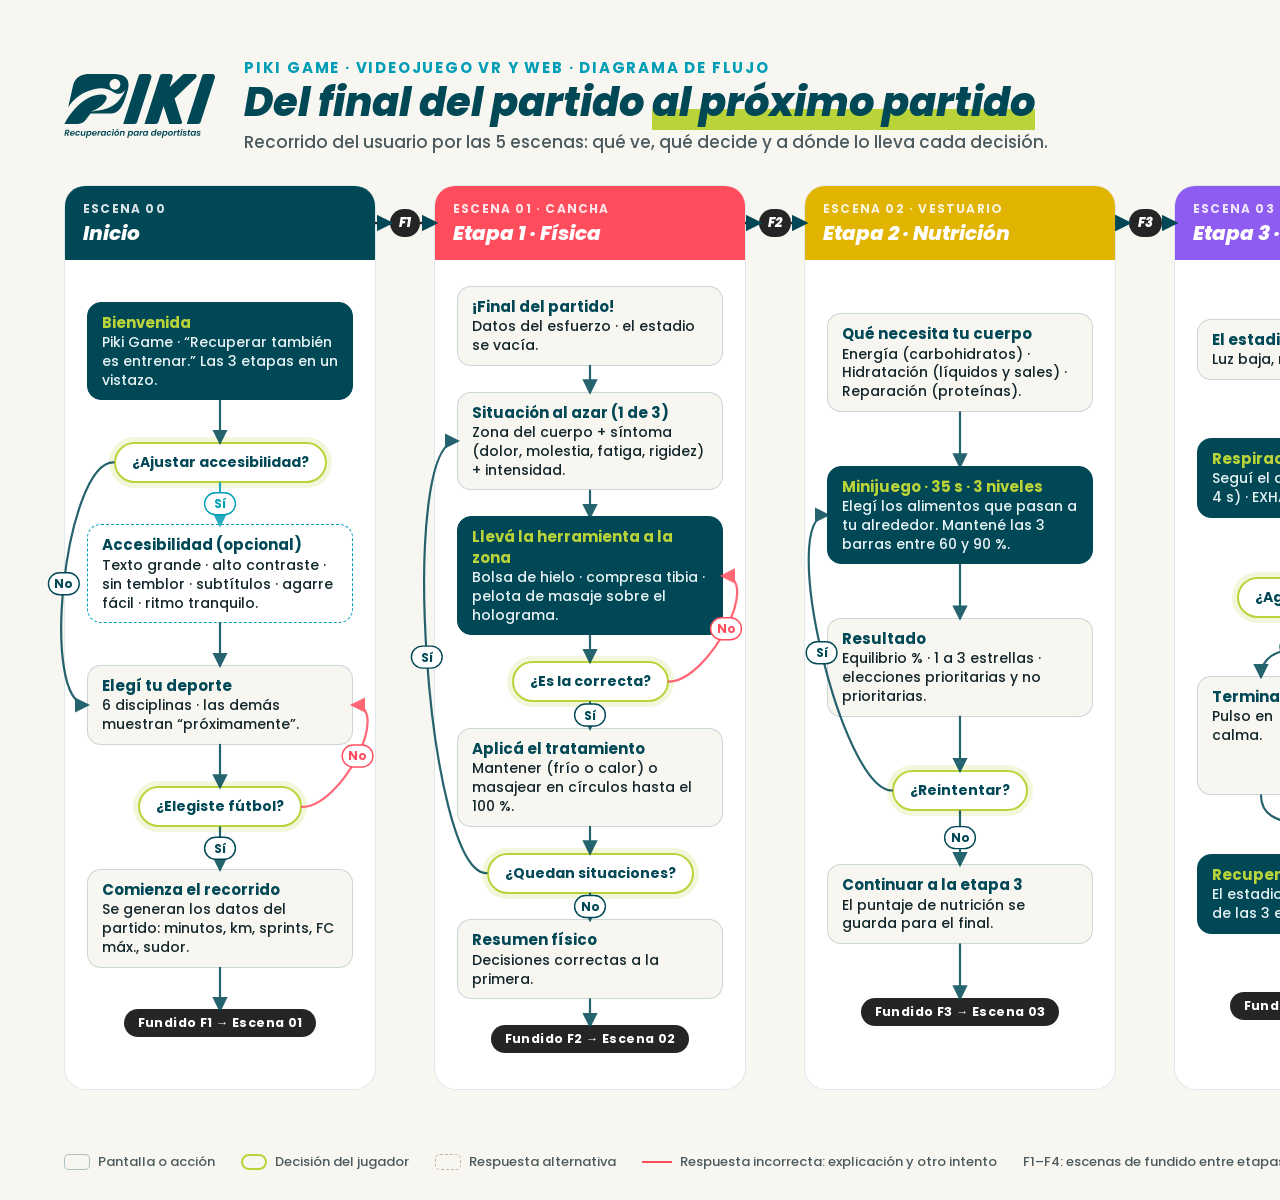
<file: docs/fuentes/G03_TIF_PikiGame_FlujoDelJuego.html>
<!doctype html>
<html lang="es">
<head>
<meta charset="utf-8">
<title>Piki Game · Diagrama de flujo</title>
<link rel="stylesheet" href="diagrama-base.css">
<style>
  .lanes { display: grid; grid-template-columns: repeat(5, 1fr); gap: 58px; height: 905px; }
  .lane { position: relative; border-radius: 22px; background: #fff; border: 1.5px solid rgba(0,72,86,.12); padding: 0 22px 10px; display: flex; flex-direction: column; }
  .lane .body { flex: 1; display: flex; flex-direction: column; justify-content: space-evenly; }
  .row { display: flex; gap: 10px; } .row .n { flex: 1; }
  .next { position: relative; z-index: 2; align-self: center; font-size: 12.5px; font-weight: 700; color: #fff; background: var(--carbon); border-radius: 999px; padding: 5px 14px; letter-spacing: .03em; }
  .n.alt { background: #fff; border-style: dashed; border-color: var(--celeste); }
  .n.alt.red { border-color: var(--fisica); } .n.alt.red b { color: #D93545; }
  .lane > header { margin: 0 -22px; padding: 14px 18px 12px; border-radius: 20px 20px 0 0; color: #fff; background: var(--c); }
  .lane > header small { display: block; font-size: 12px; font-weight: 700; letter-spacing: .1em; opacity: .85; }
  .lane > header b { font-size: 20px; font-weight: 800; font-style: italic; }
  .n { position: relative; z-index: 2; border-radius: 14px; padding: 10px 14px; font-size: 14px; line-height: 1.35; background: var(--crema); border: 1.5px solid rgba(0,72,86,.18); }
  .n b { display: block; font-size: 15px; color: var(--petroleo); }
  .n.pri { background: var(--petroleo); border-color: var(--petroleo); color: #E8F3F5; }
  .n.pri b { color: var(--lima); }
  .d { position: relative; z-index: 2; align-self: center; text-align: center; font-size: 14px; font-weight: 700; color: var(--petroleo);
       background: #fff; border: 2px solid var(--lima); border-radius: 999px; padding: 8px 16px; box-shadow: 0 0 0 5px rgba(185,211,57,.18); }
  .side { position: absolute; z-index: 2; width: 172px; font-size: 12.5px; border-radius: 12px; padding: 8px 11px; line-height: 1.3; background: #fff; border: 1.5px dashed var(--c2, var(--arena)); color: var(--ink2); }
  .side b { display: block; font-size: 13px; color: var(--ink); }
  .res { display: grid; grid-template-columns: auto 1fr; gap: 3px 10px; font-size: 12.5px; align-items: center; }
  .res i { width: 12px; height: 12px; border-radius: 3px; display: inline-block; }
  .fade { position: absolute; z-index: 3; font-size: 13px; font-weight: 800; font-style: italic; color: #fff; background: var(--carbon); border-radius: 999px; padding: 4px 9px; }
  .legend { display: flex; gap: 26px; align-items: center; font-size: 13px; }
  .legend span { display: inline-flex; align-items: center; gap: 8px; }
  .legend .k1 { width: 26px; height: 16px; border-radius: 5px; background: var(--crema); border: 1.5px solid rgba(0,72,86,.3); }
  .legend .k2 { width: 26px; height: 16px; border-radius: 999px; border: 2px solid var(--lima); }
  .legend .k3 { width: 26px; height: 16px; border-radius: 5px; border: 1.5px dashed var(--arena); }
  .legend .k4 { width: 30px; height: 2px; background: var(--fisica); position: relative; }
</style>
</head>
<body>
<div class="sheet" id="sheet">
  <div class="head">
    <img src="piki-isologo-petroleo.svg" alt="Piki">
    <div>
      <div class="eyebrow">Piki Game · Videojuego VR y web · Diagrama de flujo</div>
      <h1>Del final del partido <em>al próximo partido</em></h1>
      <p>Recorrido del usuario por las 5 escenas: qué ve, qué decide y a dónde lo lleva cada decisión.</p>
    </div>
  </div>

  <div class="lanes">
    <section class="lane" style="--c: var(--petroleo)">
      <header><small>ESCENA 00</small><b>Inicio</b></header>
      <div class="body">
        <div class="n pri" id="a1"><b>Bienvenida</b>Piki Game · “Recuperar también es entrenar.” Las 3 etapas en un vistazo.</div>
        <div class="d" id="a2">¿Ajustar accesibilidad?</div>
        <div class="n alt" id="a2s"><b>Accesibilidad (opcional)</b>Texto grande · alto contraste · sin temblor · subtítulos · agarre fácil · ritmo tranquilo.</div>
        <div class="n" id="a3"><b>Elegí tu deporte</b>6 disciplinas · las demás muestran “próximamente”.</div>
        <div class="d" id="a4">¿Elegiste fútbol?</div>
        <div class="n" id="a5"><b>Comienza el recorrido</b>Se generan los datos del partido: minutos, km, sprints, FC máx., sudor.</div>
        <div class="next" id="a6">Fundido F1 → Escena 01</div>
      </div>
    </section>

    <section class="lane" style="--c: var(--fisica)">
      <header><small>ESCENA 01 · CANCHA</small><b>Etapa 1 · Física</b></header>
      <div class="body">
        <div class="n" id="b1"><b>¡Final del partido!</b>Datos del esfuerzo · el estadio se vacía.</div>
        <div class="n" id="b2"><b>Situación al azar (1 de 3)</b>Zona del cuerpo + síntoma (dolor, molestia, fatiga, rigidez) + intensidad.</div>
        <div class="n pri" id="b3"><b>Llevá la herramienta a la zona</b>Bolsa de hielo · compresa tibia · pelota de masaje sobre el holograma.</div>
        <div class="d" id="b4">¿Es la correcta?</div>
        <div class="n" id="b5"><b>Aplicá el tratamiento</b>Mantener (frío o calor) o masajear en círculos hasta el 100 %.</div>
        <div class="d" id="b6">¿Quedan situaciones?</div>
        <div class="n" id="b7"><b>Resumen físico</b>Decisiones correctas a la primera.</div>
        <div class="next" id="b8">Fundido F2 → Escena 02</div>
      </div>
    </section>

    <section class="lane" style="--c: var(--nutri)">
      <header><small>ESCENA 02 · VESTUARIO</small><b>Etapa 2 · Nutrición</b></header>
      <div class="body">
        <div class="n" id="c1"><b>Qué necesita tu cuerpo</b>Energía (carbohidratos) · Hidratación (líquidos y sales) · Reparación (proteínas).</div>
        <div class="n pri" id="c2"><b>Minijuego · 35 s · 3 niveles</b>Elegí los alimentos que pasan a tu alrededor. Mantené las 3 barras entre 60 y 90 %.</div>
        <div class="n" id="c3"><b>Resultado</b>Equilibrio % · 1 a 3 estrellas · elecciones prioritarias y no prioritarias.</div>
        <div class="d" id="c4">¿Reintentar?</div>
        <div class="n" id="c5"><b>Continuar a la etapa 3</b>El puntaje de nutrición se guarda para el final.</div>
        <div class="next" id="c6">Fundido F3 → Escena 03</div>
      </div>
    </section>

    <section class="lane" style="--c: var(--calma)">
      <header><small>ESCENA 03 · CALMA</small><b>Etapa 3 · Vuelta a la calma</b></header>
      <div class="body">
        <div class="n" id="d1"><b>El estadio en silencio</b>Luz baja, música suave.</div>
        <div class="n pri" id="d2"><b>Respiración guiada · 3 ciclos</b>Seguí el camino: INHALÁ (sube, 4 s) · EXHALÁ (baja, 6 s).</div>
        <div class="d" id="d3">¿Agitación al 100 %?</div>
        <div class="row">
          <div class="n" id="d4"><b>Terminado</b>Pulso en calma.</div>
          <div class="n alt red" id="d3s"><b>Misión fallida</b>Reintentar o seguir (resta en el final).</div>
        </div>
        <div class="n pri" id="d5"><b>Recuperación completada</b>El estadio amanece · resumen de las 3 etapas.</div>
        <div class="next" id="d6">Fundido F4 → Escena 04</div>
      </div>
    </section>

    <section class="lane" style="--c: var(--accion)">
      <header><small>ESCENA 04 · PARTIDO</small><b>Tu próximo partido</b></header>
      <div class="body">
        <div class="n" id="e1"><b>Una semana después</b>Jugás el próximo partido con el #10.</div>
        <div class="n pri" id="e2"><b>Barra de rendimiento</b>35 % física + 35 % nutrición + 30 % calma.</div>
        <div class="n" id="e3">
          <b>Lo que se ve en la cancha</b>
          <div class="res" style="margin-top:6px">
            <i style="background:#3DDC97"></i>90' rindiendo al 100 %
            <i style="background:#9BD84A"></i>90' a buen nivel
            <i style="background:#FFD93D"></i>Cambio al 75' por cansancio
            <i style="background:#FF8A3D"></i>Sale al 60' con molestias
            <i style="background:#FF4D5E"></i>Cambio al 30' por bajo rendimiento
          </div>
        </div>
        <div class="d" id="e4">¿Jugar de nuevo?</div>
        <div class="row">
          <div class="n alt" id="e5"><b>Otra partida</b>Vuelve a F1 · situaciones nuevas.</div>
          <div class="n alt" id="e6"><b>Volver al inicio</b>Escena 00.</div>
        </div>
      </div>
    </section>
  </div>

  <span class="fade" id="f1">F1</span>
  <span class="fade" id="f2">F2</span>
  <span class="fade" id="f3">F3</span>
  <span class="fade" id="f4">F4</span>

  <svg class="wires" id="wires"></svg>

  <div class="foot">
    <div class="legend">
      <span><i class="k1"></i>Pantalla o acción</span>
      <span><i class="k2"></i>Decisión del jugador</span>
      <span><i class="k3"></i>Respuesta alternativa</span>
      <span><i class="k4"></i>Respuesta incorrecta: explicación y otro intento</span>
      <span>F1–F4: escenas de fundido entre etapas</span>
    </div>
    <div><b>G03</b> · TIF Diseño Multimedia y de Interacción · UADE 2026</div>
  </div>
</div>

<script>
// Conectores: [desde, hasta, salida, llegada, etiqueta, tipo]
const E = [
  ["a1","a2","b","t"], ["a2","a2s","b","t","Sí","ok"], ["a2s","a3","b","t"], ["a2","a3","l","l","No"],
  ["a3","a4","b","t"], ["a4","a3","r","r","No","no"], ["a4","a5","b","t","Sí"], ["a5","a6","b","t"],
  ["b1","b2","b","t"], ["b2","b3","b","t"], ["b3","b4","b","t"], ["b4","b3","r","r","No","no"],
  ["b4","b5","b","t","Sí"], ["b5","b6","b","t"], ["b6","b2","l","l","Sí"], ["b6","b7","b","t","No"], ["b7","b8","b","t"],
  ["c1","c2","b","t"], ["c2","c3","b","t"], ["c3","c4","b","t"], ["c4","c2","l","l","Sí"], ["c4","c5","b","t","No"], ["c5","c6","b","t"],
  ["d1","d2","b","t"], ["d2","d3","b","t"], ["d3","d4","b","t","No"], ["d3","d3s","b","t","Sí","no"], ["d3s","d2","r","r","Reintentar","no"],
  ["d4","d5","b","t"], ["d3s","d5","b","t","Seguir","no"], ["d5","d6","b","t"],
  ["e1","e2","b","t"], ["e2","e3","b","t"], ["e3","e4","b","t"], ["e4","e5","b","t","Sí"], ["e4","e6","b","t","No"],
  ["H0","f1","r","l"], ["f1","H1","r","l"], ["H1","f2","r","l"], ["f2","H2","r","l"], ["H2","f3","r","l"], ["f3","H3","r","l"], ["H3","f4","r","l"], ["f4","H4","r","l"],
];
function box(id) { const r = document.getElementById(id).getBoundingClientRect(), s = document.getElementById("sheet").getBoundingClientRect(); return { x: r.left - s.left, y: r.top - s.top, w: r.width, h: r.height }; }
function port(b, p) { return p === "t" ? [b.x + b.w / 2, b.y] : p === "b" ? [b.x + b.w / 2, b.y + b.h] : p === "l" ? [b.x, b.y + b.h / 2] : [b.x + b.w, b.y + b.h / 2]; }
const N = { t: [0, -1], b: [0, 1], l: [-1, 0], r: [1, 0] };
function place() {
  // los fundidos van entre los encabezados de las escenas
  document.querySelectorAll(".lane > header").forEach((h, i) => h.id = "H" + i);
  ["f1","f2","f3","f4"].forEach((f, i) => {
    const A = box("H" + i), B = box("H" + (i + 1)), el = document.getElementById(f);
    el.style.left = ((A.x + A.w + B.x) / 2 - el.offsetWidth / 2) + "px"; el.style.top = (A.y + A.h / 2 - el.offsetHeight / 2) + "px";
  });
}
function draw() {
  place();
  const svg = document.getElementById("wires"); let out = `<defs>
    <marker id="ar" viewBox="0 0 10 10" refX="8" refY="5" markerWidth="7" markerHeight="7" orient="auto-start-reverse"><path d="M0 0 L10 5 L0 10 z" fill="#004856"/></marker>
    <marker id="arn" viewBox="0 0 10 10" refX="8" refY="5" markerWidth="7" markerHeight="7" orient="auto-start-reverse"><path d="M0 0 L10 5 L0 10 z" fill="#FF4D5E"/></marker>
    <marker id="arok" viewBox="0 0 10 10" refX="8" refY="5" markerWidth="7" markerHeight="7" orient="auto-start-reverse"><path d="M0 0 L10 5 L0 10 z" fill="#009DB6"/></marker></defs>`;
  for (const [a, b, pa, pb, label, kind] of E) {
    const A = box(a), B = box(b); const [x1, y1] = port(A, pa), [x2, y2] = port(B, pb);
    const d = Math.max(28, Math.min(120, Math.hypot(x2 - x1, y2 - y1) * .45));
    const loop = pa === pb && (pa === "l" || pa === "r");
    const k = loop ? 34 + Math.abs(y2 - y1) * .06 : d;
    const c1 = [x1 + N[pa][0] * k, y1 + N[pa][1] * k], c2 = [x2 + N[pb][0] * k, y2 + N[pb][1] * k];
    const col = kind === "no" ? "#FF4D5E" : kind === "ok" ? "#009DB6" : "#004856", mk = kind === "no" ? "arn" : kind === "ok" ? "arok" : "ar";
    const dash = "";
    if (a[0] === "H" || b[0] === "H") { out += `<path d="M${x1} ${y1} L${x2} ${y2}" stroke="#252525" stroke-width="2.4" marker-end="url(#ar)"/>`; continue; }
    out += `<path d="M${x1} ${y1} C${c1[0]} ${c1[1]} ${c2[0]} ${c2[1]} ${x2} ${y2}" fill="none" stroke="${col}" stroke-width="2.2" stroke-linecap="round" opacity=".85" marker-end="url(#${mk})"${dash}/>`;
    if (label) {
      const t = .5; let mx = (1-t)**3*x1 + 3*(1-t)**2*t*c1[0] + 3*(1-t)*t*t*c2[0] + t**3*x2, my = (1-t)**3*y1 + 3*(1-t)**2*t*c1[1] + 3*(1-t)*t*t*c2[1] + t**3*y2;
      const w = label.length * 7.4 + 16;
      const mxo = mx; // en los bucles, la etiqueta va por fuera del recuadro
      out += `<g>`; mx = mxo;
      out += `<rect x="${mx - w/2}" y="${my - 11}" width="${w}" height="22" rx="11" fill="#fff" stroke="${col}" stroke-width="1.4"/><text x="${mx}" y="${my + 4.5}" text-anchor="middle" font-family="Poppins" font-weight="700" font-size="12" fill="${col}">${label}</text></g>`;
    }
  }
  svg.innerHTML = out;
  document.body.dataset.ready = "1";
}
document.fonts.ready.then(() => requestAnimationFrame(draw));
</script>
</body>
</html>
</file>
<file: docs/fuentes/diagrama-base.css>
/* Piki · estilos de los diagramas del informe (Manual de marca: Poppins, petróleo, crema, lima) */
@font-face { font-family: "Poppins"; font-weight: 500; src: url("Poppins-Medium.ttf"); }
@font-face { font-family: "Poppins"; font-weight: 500; font-style: italic; src: url("Poppins-MediumItalic.ttf"); }
@font-face { font-family: "Poppins"; font-weight: 700; src: url("Poppins-Bold.ttf"); }
@font-face { font-family: "Poppins"; font-weight: 800; font-style: italic; src: url("Poppins-ExtraBoldItalic.ttf"); }
:root {
  --petroleo: #004856; --abismo: #00333E; --celeste: #009DB6; --lima: #B9D339; --verde: #4FA000;
  --crema: #F8F6F0; --niebla: #DDDCD8; --arena: #BCB9AD; --carbon: #252525; --ink: #12262B; --ink2: #4A5A5E;
  --fisica: #FF4D5E; --nutri: #E0B400; --calma: #8E5CF0; --accion: #00B88C; --alerta: #FF8A3D;
}
* { box-sizing: border-box; margin: 0; }
body { font-family: "Poppins", sans-serif; font-weight: 500; color: var(--ink); background: var(--crema); }
.sheet { position: relative; width: 1920px; height: 1200px; padding: 56px 64px; overflow: hidden; background: var(--crema); }
.sheet::after { /* la P de fondo como marca de agua (Manual de marca) */
  content: ""; position: absolute; right: -120px; bottom: -150px; width: 760px; height: 600px; opacity: .045;
  background: url("piki-isotipo-petroleo.svg") no-repeat center / contain; pointer-events: none; }
.head { display: flex; align-items: center; gap: 28px; margin-bottom: 30px; }
.head img { height: 64px; }
.head .eyebrow { font-size: 15px; font-weight: 700; letter-spacing: .12em; color: var(--celeste); text-transform: uppercase; }
.head h1 { font-size: 40px; font-weight: 800; font-style: italic; color: var(--petroleo); line-height: 1.15; }
.head h1 em { color: var(--petroleo); background: linear-gradient(transparent 62%, var(--lima) 62%); font-style: italic; }
.head p { font-size: 17px; color: var(--ink2); margin-top: 4px; }
.foot { position: absolute; left: 64px; right: 64px; bottom: 28px; display: flex; justify-content: space-between; align-items: center; font-size: 13px; color: var(--ink2); }
.foot b { color: var(--petroleo); }
svg.wires { position: absolute; inset: 0; z-index: 4; width: 100%; height: 100%; pointer-events: none; overflow: visible; }
</file>
